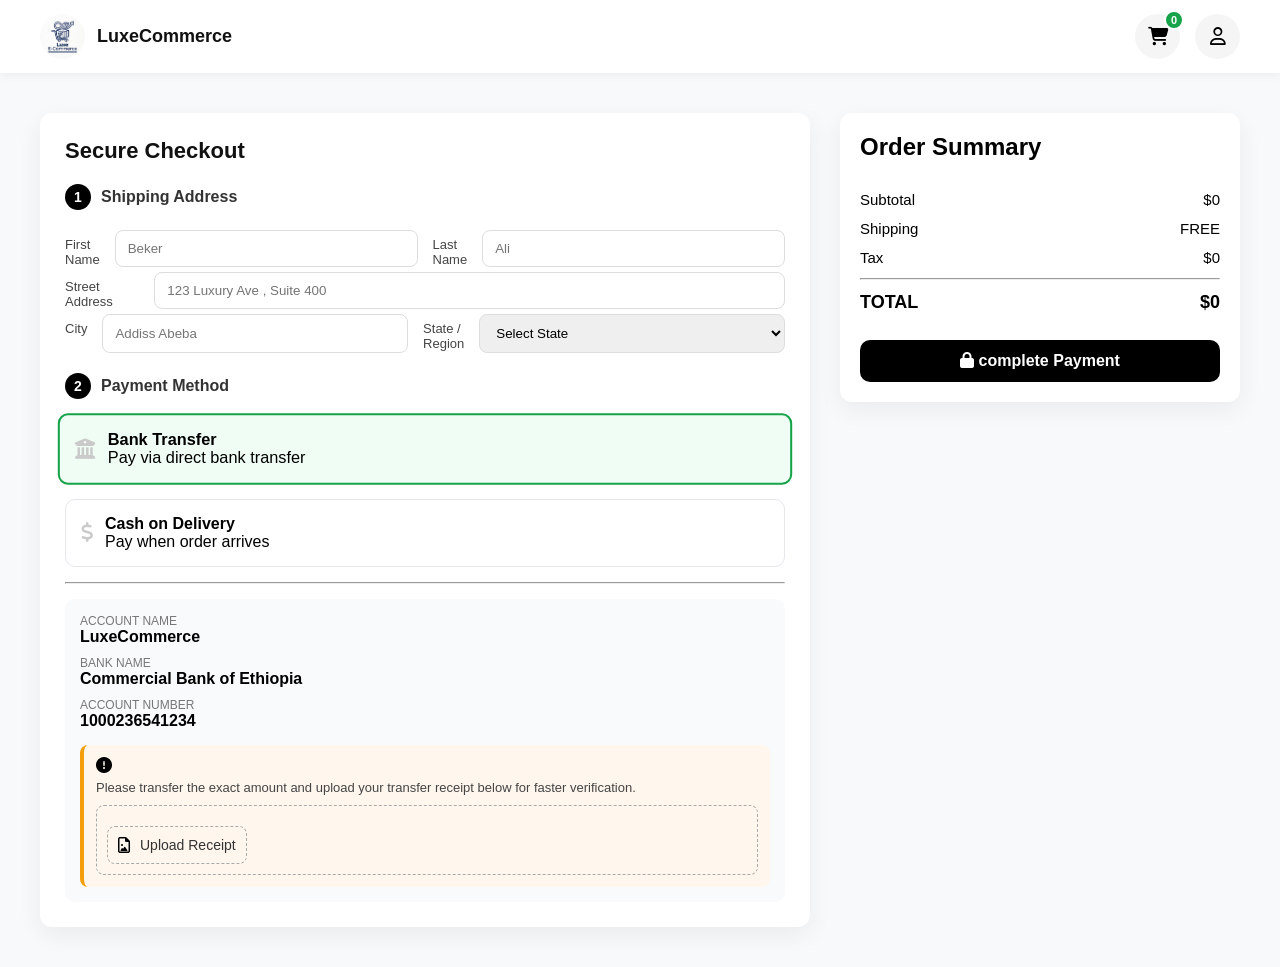
<file: Frontend/html/luxeCheckoutPage.html>
<!DOCTYPE html>
<html lang="en">
<head>
    <meta charset="UTF-8">
    <meta name="viewport" content="width=device-width, initial-scale=1.0">
    <title>Luxe Checkout Page</title>
    <link rel="stylesheet" href="../css/luxeCheckoutPage.css">
    <link
      rel="stylesheet"
      href="https://cdnjs.cloudflare.com/ajax/libs/font-awesome/6.5.1/css/all.min.css"
    />
</head>
<body>
    <header>
      <div class="leftSection">
        <img
          class="logoImg"
          src="../assets//img/luxeProductCollection/Luxe E-commerce.png"
          alt="luxe ecommerce logo"
        />
        <!-- Logo name of the website -->
        <p>LuxeCommerce</p>
      </div>

      <!-- right menu -->
      <div class="rightSection">       
        <div class="cartIcon">
          <i class="fa-solid fa-cart-shopping"></i>
          <div class="cartNotification">0</div>
        </div>
        <div class="profileContainer">
          <i class="fa-regular fa-user"></i>
        </div>
      </div>
    </header>

    <main>
      <section class="transactionCardContainer" id="transactionCardContainer">
      </section>

      <div id="toastContainer"></div>

      <section  class="luxeCheckoutPageWrapper">
        <div class="luxeCheckoutContainer">
          <div class="luxeCheckoutContainer_1">
            <h2>Secure Checkout</h2>
            <p class="checkoutTitle_1">
              <span>1</span>
              Shipping Address
            </p>

            <div class="shoppingAddressRequirment">
              <form action="">
                <div>
                  <label for="firstName">First Name</label>
                  <input type="text" name="" id="firstName" placeholder="Beker">

                  <label for="lastName">Last Name</label>
                  <input type="text" name="" id="lastName" placeholder="Ali">
                </div>

                <div>
                  <label for="streetAddress">Street Address</label>
                  <input type="text" name="" id="streetAddress" placeholder="123 Luxury Ave , Suite 400">
                </div>


                <div>
                  <label for="city">City</label>
                  <input type="text" name="" id="city" placeholder="Addiss Abeba">

                  <label for="state">State / Region</label>

                  <select name="state" id="state">
                    <option value="">Select State</option>

                    <option value="addis_ababa">Addis Ababa</option>
                    <option value="afar">Afar</option>
                    <option value="amhara">Amhara</option>
                    <option value="benishangul_gumuz">Benishangul-Gumuz</option>
                    <option value="dire_dawa">Dire Dawa</option>
                    <option value="gambela">Gambela</option>
                    <option value="harari">Harari</option>
                    <option value="oromia">Oromia</option>
                    <option value="sidama">Sidama</option>
                    <option value="southern_ethiopia">Southern Ethiopia</option>
                    <option value="somali">Somali</option>
                    <option value="tigray">Tigray</option>
                  </select>
                </div>
              </form>
            </div>

            <p class="checkoutTitle_1">
              <span>2</span>
              Payment Method
            </p>

            <div class="paymentMethodContainer">
              <div class="paymentOptions">
                <div class="paymentOption_1 active" id="bankOption">
                  <i class="fa-solid fa-building-columns"></i>
                  <div class="paymentOneDescription">
                    <p>Bank Transfer</p>
                    <p>Pay via direct bank transfer</p>
                  </div>
                </div>

                <div class="paymentOption_2" id="cashOption">
                  <i class="fa-solid fa-dollar-sign"></i>
                  <div class="paymentTwoDescription">
                    <p>Cash on Delivery</p>
                    <p>Pay when order arrives</p>
                  </div>
                </div>

                <hr>

                <div class="paymentOptionCards">
                  <div class="paymentOptioncardBankTransfer">
                    <div class="bankTransfer_1">
                      <p>ACCOUNT NAME</p>
                      <p>LuxeCommerce</p>
                    </div>

                    <div class="bankTransfer_2">
                      <p>BANK NAME</p>
                      <p> Commercial Bank of Ethiopia</p>
                    </div>

                    <div class="bankTransfer_3">
                      <p>ACCOUNT NUMBER</p>
                      <p>1000236541234</p>
                    </div>

                    <div class="receiptPaperContainer">
                      <i class="fa-solid fa-circle-exclamation"></i>
                      <p>Please transfer the exact amount and upload your transfer receipt below for faster verification.</p>

                      <div class="receiptPaper">

                        <label for="receiptImage" class="receiptPaper">
                            <i class="fa-regular fa-file-image"></i>
                            <span>Upload Receipt</span>
                        </label>

                        <input type="file" id="receiptImage" accept="image/*" hidden>

                      </div>
                    </div>


                  </div>

                  <div class="paymentOptioncardCash">
                    <div class="cash_1">
                      <p>Pay with cash upon delivery</p>
                      <p>Please ensure you have the exact amount ready for our courier to facilate a smooth transaction</p>
                    </div>

                    <div class="cash_2">
                      SUMMARY : No additional fee apply for this payment method.
                    </div>
                  </div>
                </div>


              </div>
            </div>
          </div>
          
          <div class="luxeCheckoutContainer_2">

              <h2>Order Summary</h2>

              <!-- PRODUCTS LIST -->
              <div id="orderItemsContainer" class="orderItemsContainer"></div>

              <div class="itemsTotalContainer">
                  <p>Subtotal</p>
                  <p id="subTotal">$0</p>
              </div>

              <div class="shipping">
                  <p>Shipping</p>
                  <p>FREE</p>
              </div>

              <div class="itemsTaxeContainer">
                  <p>Tax</p>
                  <p id="taxAmount">$0</p>
              </div>

              <hr>

              <div class="totalAmountContainer">
                  <p>TOTAL</p>
                  <p id="totalAmount">$0</p>
              </div>

              <button type="submit" class="payBtn" id="payBtn">
                  <i class="fa-solid fa-lock"></i>
                  complete Payment
              </button>

          </div>
        </div>

      </section>
    </main>


    <script src="../javascript/luxeCheckout.js"></script>
</body>
</html>
</file>
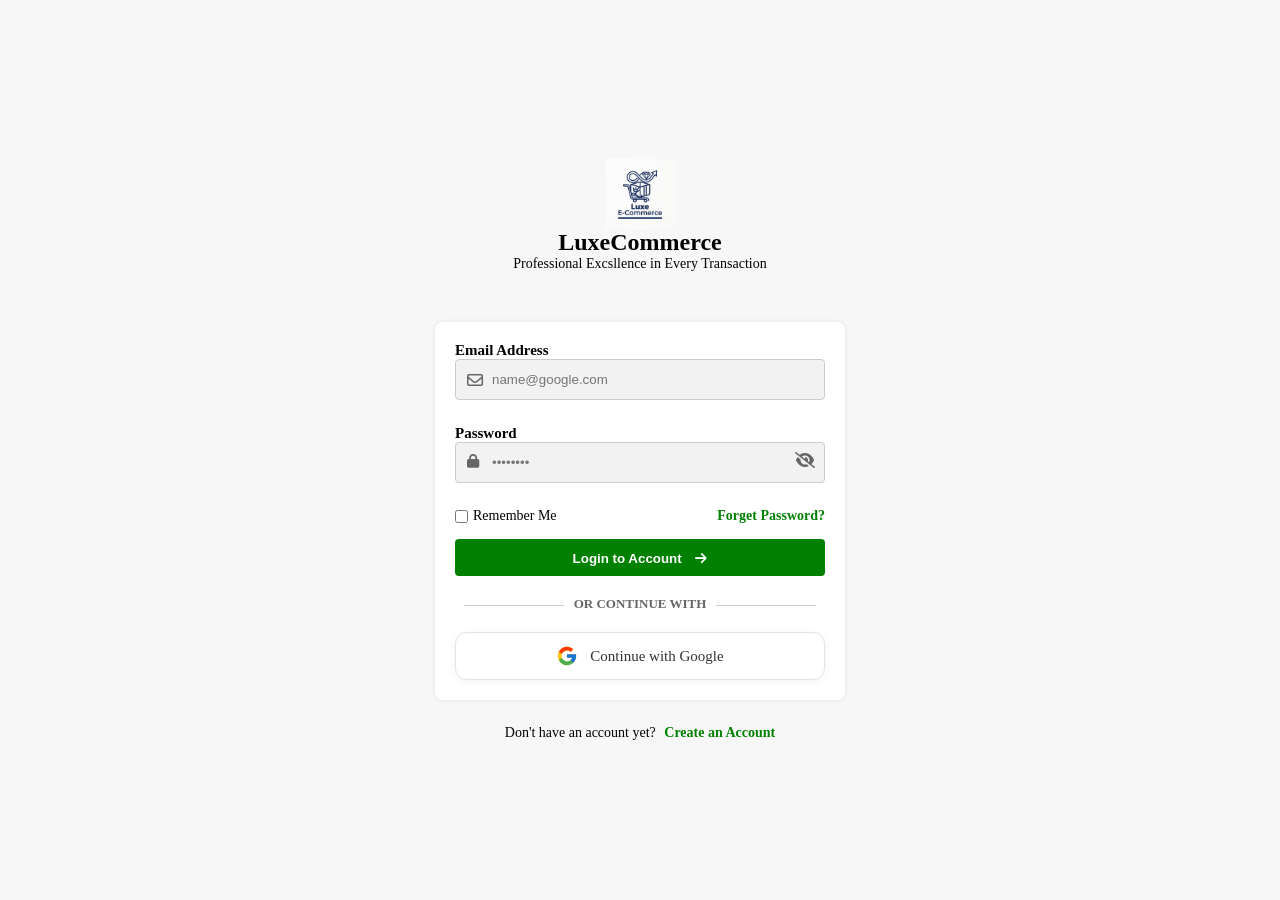
<file: Frontend/html/luxeLoginPage.html>
<!doctype html>
<html lang="en">
  <head>
    <meta charset="UTF-8" />
    <meta name="viewport" content="width=device-width, initial-scale=1.0" />
    <title>Luxe Login Page</title>

    <!-- External CSS file -->
    <link rel="stylesheet" href="../css/luxeLoginPage.css">

    <!-- Font Awesome icons library -->
    <link rel="stylesheet" href="https://cdnjs.cloudflare.com/ajax/libs/font-awesome/6.5.1/css/all.min.css">
    <script src="https://accounts.google.com/gsi/client" async defer></script>

  </head>

  <body>
    <!-- TOAST POPUP CONTAINER -->
    <div id="toast-container"></div>
    <!-- MAIN LOGIN SECTION -->
    <section class="luxeLoginPage">

        <!-- LEFT / TOP BRAND AREA -->
        <div class="luxeLoginPageCard_1">

            <!-- Company Logo -->
            <img class="luxeImgLogo" src="../assets/img/luxeProductCollection/Luxe E-commerce.png" alt="Luxe Ecommerce Logo">

            <!-- Website Name -->
            <h1>LuxeCommerce</h1>

            <!-- Tagline -->
            <p>Professional Excsllence in Every Transaction</p>

        </div>

        <!-- LOGIN FORM CARD -->
        <div class="luxeLoginPageCard_2">

          <form action="" id="loginForm">

            <!-- EMAIL INPUT SECTION -->
            <div class="emailInputContainer">

              <!-- Email Label -->
              <label class="emailLabel" for="email">
                Email Address
              </label>

              <!-- Email Input Box with icon -->
              <div class="emailInputBox">

                <!-- Email icon -->
                <i class="fa-regular fa-envelope"></i>

                <!-- Email input field -->
                <input class="emailInput"
                placeholder="name@google.com"
                type="email"
                id="email"
                name="email"
                required>

              </div>
            </div>

            <!-- PASSWORD INPUT SECTION -->
            <div class="passwordInputContainer">

              <!-- Password Label -->
              <label class="passwordLabel" for="password">
                Password
              </label>

              <!-- Password input box with icons -->
              <div class="passwordInputCard">

                <!-- Lock icon -->
                <i class="fa-solid fa-lock"></i>

                <!-- Password input field -->
                <input class="passwordInput"
                placeholder="••••••••"
                type="password"
                id="password"
                name="password"
                required>



                <i class="fa-solid fa-eye" id="eyeOpenIcon"></i>
                <i class="fa-solid fa-eye-slash" id="eyeCloseIcon"></i>
              </div>
            </div>

            <!-- REMEMBER + FORGOT PASSWORD -->
            <div class="checkboxInputContainer">

              <!-- Remember me checkbox -->
              <input class="checkboxInput" type="checkbox" id="remember" name="remember">

              <!-- Remember label -->
              <label class="checkboxLabel" for="remember">Remember Me</label>

              <!-- Forgot password link -->
              <a class="forgetPasswordLink" href="#">Forget Password?</a>

            </div>

            <!-- LOGIN BUTTON -->
            <button class="loginBtn" type="submit">

              <!-- Button text -->
              Login to Account

              <!-- Arrow icon -->
              <i class="fa-solid fa-arrow-right"
              style="color: white; margin-left: 10px; margin-top: 3px;"></i>

            </button>

            <!-- SOCIAL LOGIN TITLE -->
            <p class="otherChoiceLogin">OR CONTINUE WITH</p>

            <!-- SOCIAL LOGIN BUTTONS -->
             <div id="googleBtn" class="googleAuthBtn">

                  <div class="googleIcon">
                      <img src="../assets/icons/icons8-google.svg" alt="Google">
                  </div>

                  <span>Continue with Google</span>

              </div>

          </form>
        </div>

        <!-- SIGN UP SECTION -->
        <p class="askingQuestion">
          Don't have an account yet?
          <a class="newAccountLink" href="/luxemart-fullstack/Frontend/html/luxeSignupPage.html">
            Create an Account
          </a>
        </p>

    </section>

    <script src="../javascript/luxeLoginAuth.js"></script>
  </body>
</html>
</file>
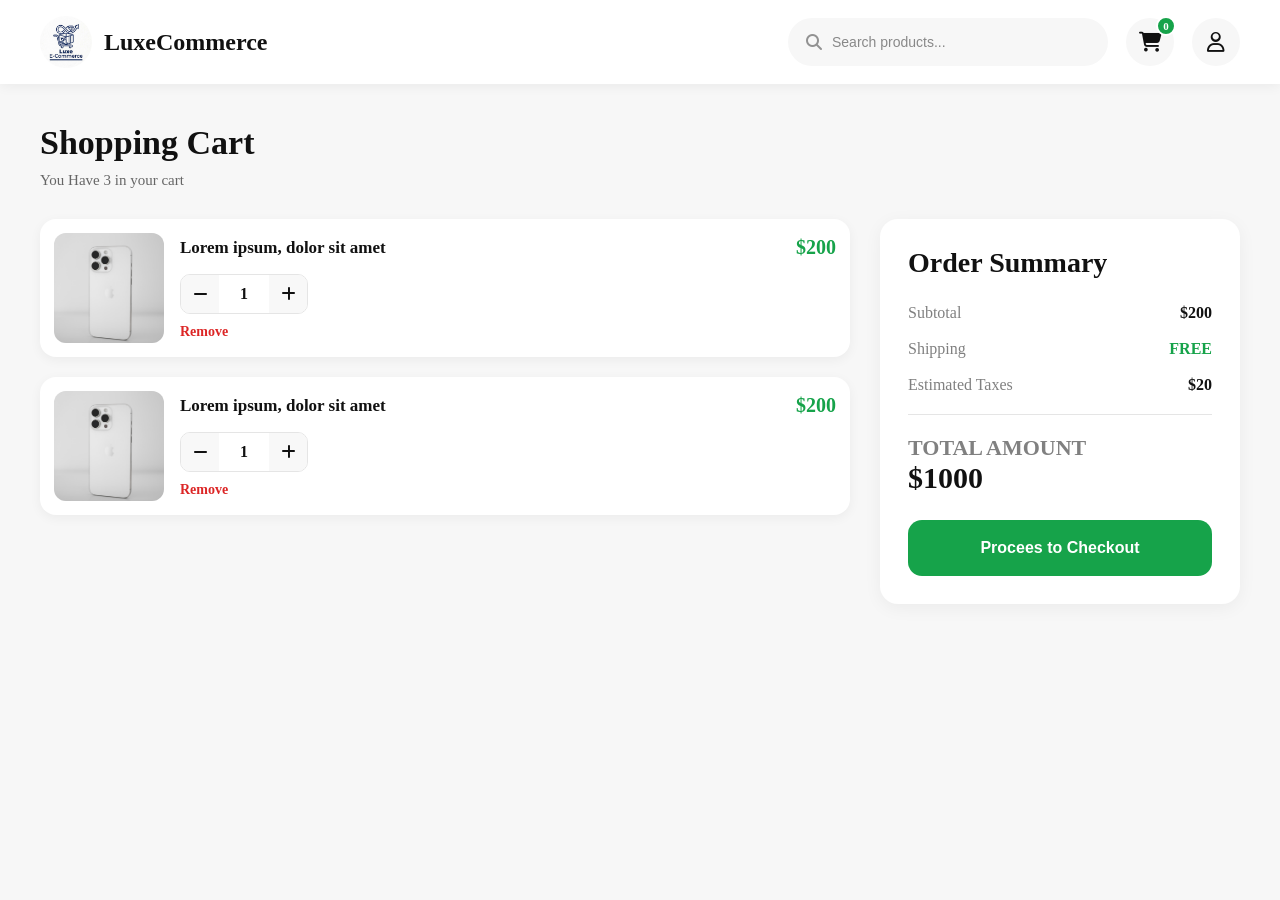
<file: Frontend/html/luxeProductCartPage.html>
<!DOCTYPE html>
<html lang="en">
<head>
    <meta charset="UTF-8">
    <meta name="viewport" content="width=device-width, initial-scale=1.0">
    <title>Luxe Product Cart Page</title>
    <link rel="stylesheet" href="../css/luxeProductCartPage.css">
    <link
        rel="stylesheet"
        href="https://cdnjs.cloudflare.com/ajax/libs/font-awesome/6.5.1/css/all.min.css"
    />
</head>
<body>
    <header>
      <div class="leftSection">
        <img
          class="logoImg"
          src="../assets//img/luxeProductCollection/Luxe E-commerce.png"
          alt="luxe ecommerce logo"
        />
        <!-- Logo name of the website -->
        <p>LuxeCommerce</p>
      </div>

      <!-- right menu -->
      <div class="rightSection">
        <div class="searchInputContainer">
          <i
            class="fa-solid fa-magnifying-glass"
            style="color: rgb(146, 146, 146)"
          ></i>
          <input
            class="searchInput"
            placeholder="Search products..."
            type="search"
            name=""
            id="searchInput"
          />
        </div>
        <div class="cartIcon">
          <i class="fa-solid fa-cart-shopping"></i>
          <div class="cartNotification">0</div>
        </div>
        <div class="profileContainer">
          <i class="fa-regular fa-user"></i>
        </div>
      </div>
    </header>

    <main>
        <section class="productCartPageWrapper">
            <h2>Shopping Cart</h2>
            <div class="productCartContainer">
                <p class="numberofItem">You Have 3 in your cart</p>
                <div class="productCartCards">
                    <div class="productCartCard_1" id="cartItemsContainer">
                        <div class="cartItem">
                            <div class="itemImgContainer">
                                <img src="../assets/img/luxeProductList/iphone 16 pro.jpg" alt="one of the product image">
                            </div>

                            <div class="cartItemDescription">

                                <div class="cartItemNamePrice">
                                    <p class="itemName">Lorem ipsum, dolor sit amet </p>
                                    <p class="itemPrice">$200</p>
                                </div>
                                <div class="itemQuantity">
                                    <div class="itemQuantityDescrement">
                                        <i class="fa-solid fa-minus"></i>
                                    </div>

                                    <div class="itemNumberQuantity">1</div>

                                    <div class="itemQuantityIncrement">
                                        <i class="fa-solid fa-plus"></i>
                                    </div>
                                </div>

                                <div class="removeItem">
                                    <p class="remove">Remove</p>
                                </div>
                            </div>
                        </div>


                        <div class="cartItem">
                            <div class="itemImgContainer">
                                <img src="../assets/img/luxeProductList/iphone 16 pro.jpg" alt="one of the product image">
                            </div>

                            <div class="cartItemDescription">

                                <div class="cartItemNamePrice">
                                    <p class="itemName">Lorem ipsum, dolor sit amet </p>
                                    <p class="itemPrice">$200</p>
                                </div>
                                <div class="itemQuantity">
                                    <div class="itemQuantityDescrement">
                                        <i class="fa-solid fa-minus"></i>
                                    </div>

                                    <div class="itemNumberQuantity">1</div>

                                    <div class="itemQuantityIncrement">
                                        <i class="fa-solid fa-plus"></i>
                                    </div>
                                </div>

                                <div class="removeItem">
                                    <p class="remove">Remove</p>
                                </div>
                            </div>
                        </div>
                    </div>
                    <div class="productCartCard_2">
                        <h2>Order Summary</h2>
                        <div class="itemsTotalContainer">
                            <p>Subtotal</p>
                            <p id="subTotal">$200</p>
                        </div>

                        <div class="shipping">
                            <p>Shipping</p>
                            <p>FREE</p>
                        </div>

                        <div class="itemsTaxeContainer">
                            <p>Estimated Taxes</p>
                            <p id="taxAmount">$20</p>
                        </div>

                        <hr>

                        <div class="totalAmountContainer">
                            <p>TOTAL AMOUNT</p>
                            <p id="totalAmount">$1000</p>
                        </div>

                        <button type="submit" class="continueBtn"  id="continueBtn">
                            Procees to Checkout 
                        </button>
                    </div>
                </div>
            </div>
        </section>
    </main>

    <script src="../javascript/cart.js"></script>
</body>
</html>
</file>
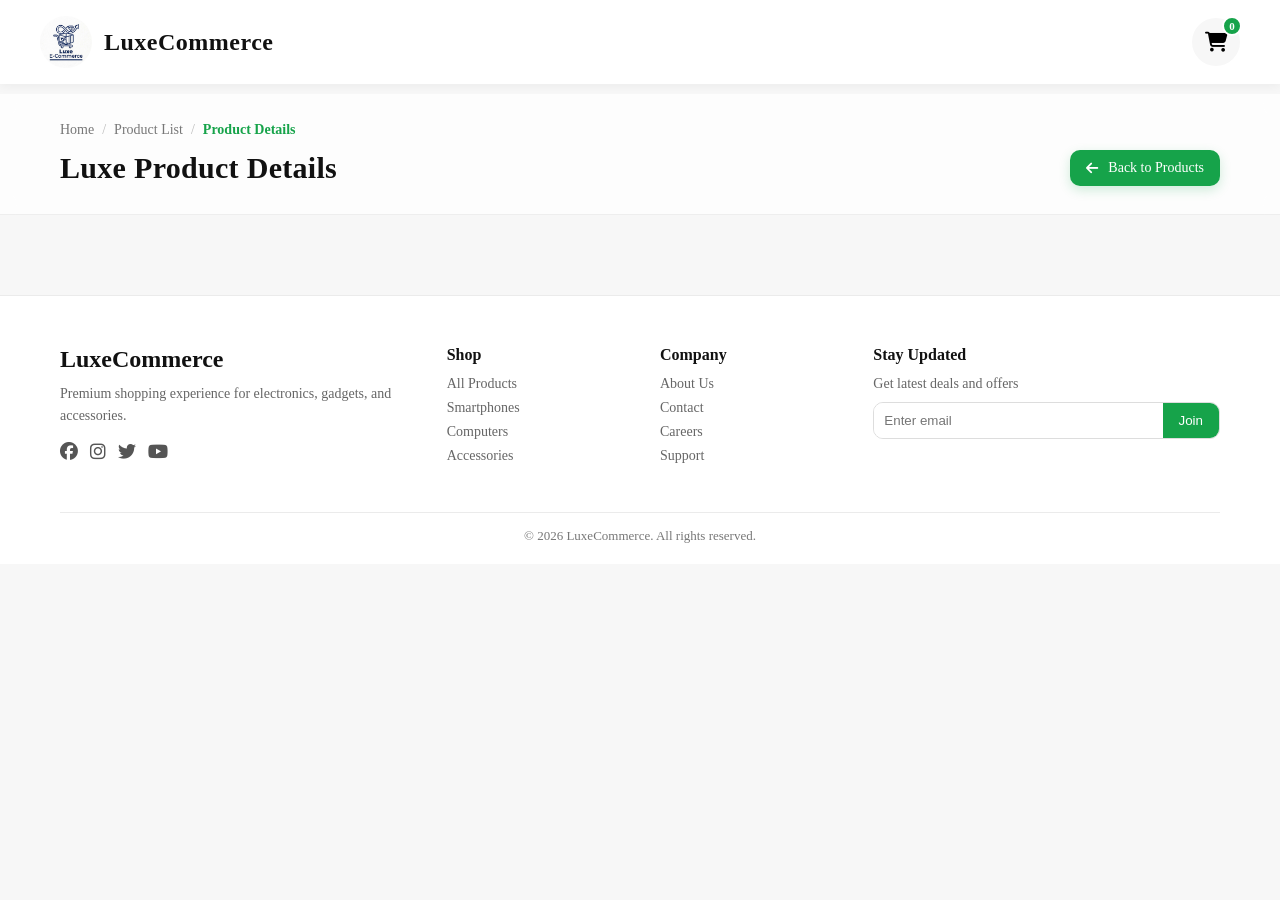
<file: Frontend/html/luxeProductDetailPage.html>
<!DOCTYPE html>
<html lang="en">
<head>
    <meta charset="UTF-8">
    <meta name="viewport" content="width=device-width, initial-scale=1.0">
    <title>Luxe Product Details Page</title>
    <link rel="stylesheet" href="../css/luxeProductDetailPage.css">
    <link
        rel="stylesheet"
        href="https://cdnjs.cloudflare.com/ajax/libs/font-awesome/6.5.1/css/all.min.css"
    />
</head>
<body>
    <header>
      <div class="leftSection">
        <img
          class="logoImg"
          src="../assets//img/luxeProductCollection/Luxe E-commerce.png"
          alt="luxe ecommerce logo"
        />
        <!-- Logo name of the website -->
        <p>LuxeCommerce</p>
      </div>

      <!-- right menu -->
      <div class="rightSection">
        <div class="searchInputContainer">
          <i
            class="fa-solid fa-magnifying-glass"
            style="color: rgb(146, 146, 146)"
          ></i>
          <input
            class="searchInput"
            placeholder="Search products..."
            type="search"
            name=""
            id="searchInput"
          />
        </div>
        <div class="cartIcon" id="cartIcon">
          <i class="fa-solid fa-cart-shopping"></i>
          <div class="cartNotification">0</div>
        </div>
        <div class="profileContainer">
          <i class="fa-regular fa-user"></i>
        </div>
      </div>
    </header>

    <main>

      <div id="toast" class="toast">
          <i class="fa-solid fa-circle-check"></i>
          <span id="toastMessage">Product added to cart</span>
      </div>
      
      <section class="productDetailHeader">
        <div class="breadcrumb">
          <a href="luxeHomePage.html">Home</a>
          <span>/</span>

          <a href="luxeProductListPage.html">Product List</a>
          <span>/</span>

          <a class="active" href="luxeProductDetailPage.html">Product Details</a>
        </div>

        <div class="pageTitleRow">
          <h1>Luxe Product Details</h1>

          <a href="luxeProductListPage.html" class="backBtn">
            <i class="fa-solid fa-arrow-left"></i>
            Back to Products
          </a>
        </div>
      </section>

      <section class="productDetailPageWrapper">
        <div class="productDetailsContainer"  id="productDetailsContainer"></div>
      </section>
    </main>

    <footer class="modernFooter">

      <div class="footerTop">

        <div class="footerBrand">
          <h2>LuxeCommerce</h2>
          <p>Premium shopping experience for electronics, gadgets, and accessories.</p>

          <div class="socialRow">
            <i class="fa-brands fa-facebook"></i>
            <i class="fa-brands fa-instagram"></i>
            <i class="fa-brands fa-twitter"></i>
            <i class="fa-brands fa-youtube"></i>
          </div>
        </div>

        <div class="footerLinks">
          <h3>Shop</h3>
          <a href="#">All Products</a>
          <a href="#">Smartphones</a>
          <a href="#">Computers</a>
          <a href="#">Accessories</a>
        </div>

        <div class="footerLinks">
          <h3>Company</h3>
          <a href="#">About Us</a>
          <a href="#">Contact</a>
          <a href="#">Careers</a>
          <a href="#">Support</a>
        </div>

        <div class="footerNewsletter">
          <h3>Stay Updated</h3>
          <p>Get latest deals and offers</p>

          <div class="newsletterBox">
            <input type="email" placeholder="Enter email">
            <button>Join</button>
          </div>
        </div>

      </div>

      <div class="footerBottom">
        <p>© 2026 LuxeCommerce. All rights reserved.</p>
      </div>

    </footer>

    <script src="../javascript/products.js"></script>
</body>
</html>
</file>
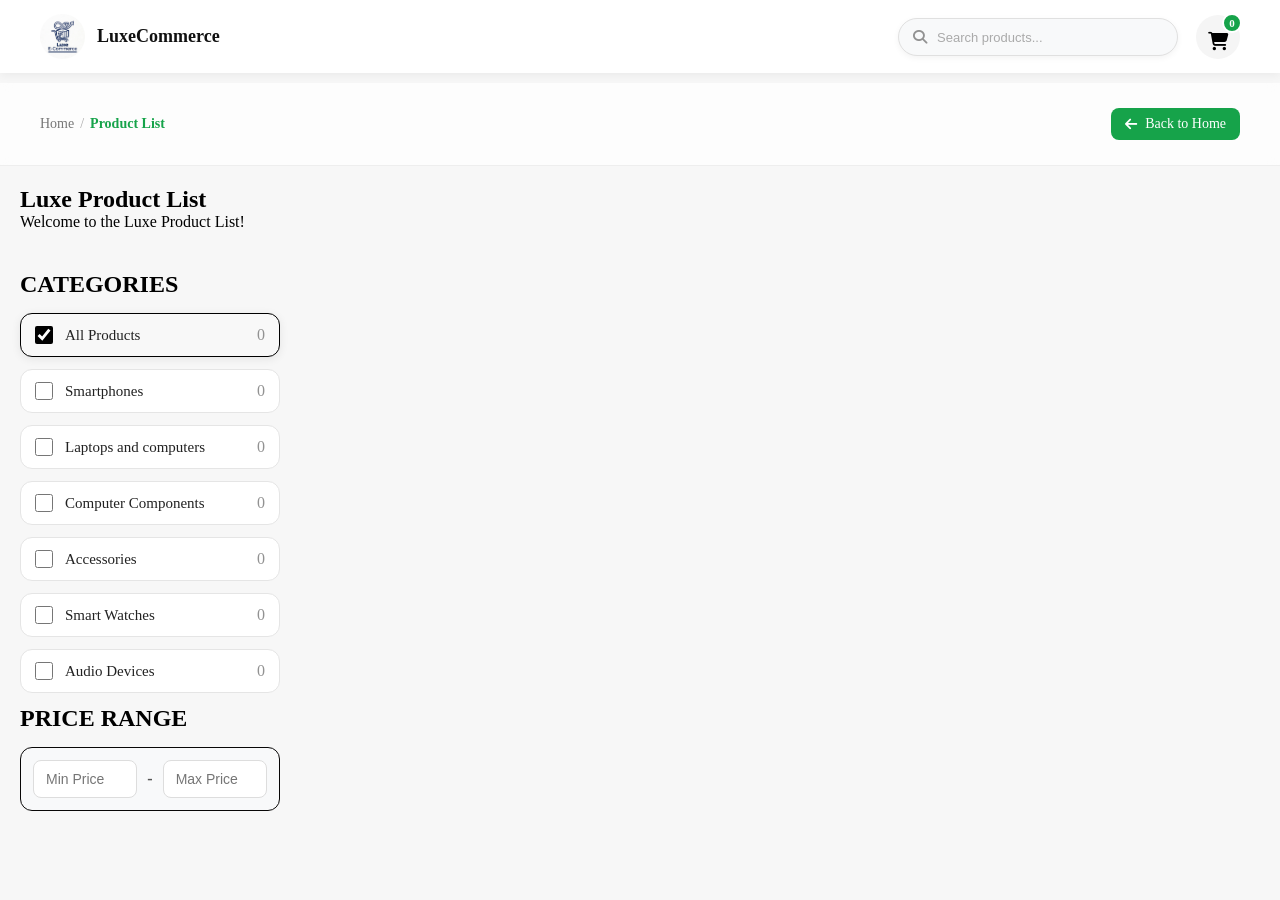
<file: Frontend/html/luxeProductListPage.html>
<!doctype html>
<html lang="en">
  <head>
    <meta charset="UTF-8" />
    <meta name="viewport" content="width=device-width, initial-scale=1.0" />
    <title>Luxe Product List Page</title>
    <link rel="stylesheet" href="../css/luxeProductListPage.css" />
    <link
      rel="stylesheet"
      href="https://cdnjs.cloudflare.com/ajax/libs/font-awesome/6.5.1/css/all.min.css"
    />
  </head>
  <body>
    <header>
      <div class="leftSection">
        <img
          class="logoImg"
          src="../assets//img/luxeProductCollection/Luxe E-commerce.png"
          alt="luxe ecommerce logo"
        />
        <!-- Logo name of the website -->
        <p>LuxeCommerce</p>
      </div>

      <!-- right menu -->
      <div class="rightSection">
        <div class="searchInputContainer">
          <i
            class="fa-solid fa-magnifying-glass"
            style="color: rgb(146, 146, 146)"
          ></i>
          <input
            class="searchInput"
            placeholder="Search products..."
            type="search"
            name=""
            id="searchInput"
          />
        </div>
        <div class="cartIcon">
          <i class="fa-solid fa-cart-shopping"></i>
          <div class="cartNotification">0</div>
        </div>
        <div class="profileContainer">
          <i class="fa-regular fa-user"></i>
        </div>
      </div>
    </header>

  
    <main>
      <div id="toast" class="toast">
          <i class="fa-solid fa-circle-check"></i>
          <span id="toastMessage">Product added to cart</span>
      </div>
      <section class="productListHeader">

        <div class="topRow">
          <div class="breadcrumb">
            <div class="linkForPages">
              <a href="luxeHomePage.html">Home</a>
              <span>/</span>
              <a href="luxeProductListPage.html">Product List</a>
            </div>
          </div>

          <a href="luxeHomePage.html" class="backBtn">
            <i class="fa-solid fa-arrow-left"></i>
            Back to Home
          </a>
        </div>

      </section>

      <section class="container_1">
        <h1>Luxe Product List</h1>
        <p class="welcomingList">Welcome to the Luxe Product List!</p>

        <div class="containerOneCards">
          <div class="luxeProductListFilter">
            <h2>CATEGORIES</h2>

            <div class="checkboxOne checkboxCards">
              <input type="checkbox" name="category" id="category1" checked />
              <label class="allProductLabel" for="category1"
                >All Products</label
              >

              <p class="numberofProductOne">0</p>
            </div>

            <div class="checkboxTwo checkboxCards">
              <input
                type="checkbox"
                name="category"
                value="smartphones"
                id="category2"
              />
              <label class="smartphoneLabel" for="category2">Smartphones</label>

              <p class="numberofProductTwo">0</p>
            </div>

            <div class="checkboxThree checkboxCards">
              <input
                type="checkbox"
                name="category"
                value="computers"
                id="category3"
              />
              <label class="laptopComputerLabel" for="category3"
                >Laptops and computers</label
              >

              <p class="numberofProductThree">0</p>
            </div>

            <div class="checkboxFour checkboxCards">
              <input
                type="checkbox"
                name="category"
                value="computer components"
                id="category4"
              />
              <label class="computerComponentsLabel" for="category4"
                >Computer Components</label
              >

              <p class="numberofProductFour">0</p>
            </div>

            <div class="checkboxFive checkboxCards">
              <input
                type="checkbox"
                name="category"
                value="accessories"
                id="category5"
              />
              <label class="accessoriesLabel" for="category5"
                >Accessories</label
              >

              <p class="numberofProductFive">0</p>
            </div>

            <div class="checkboxSix checkboxCards">
              <input
                type="checkbox"
                name="category"
                value="watches"
                id="category6"
              />
              <label class="smartWatchesLabel" for="category6"
                >Smart Watches</label
              >

              <p class="numberofProductSix">0</p>
            </div>

            <div class="checkboxSeven checkboxCards">
              <input
                type="checkbox"
                name="category"
                value="audio devices"
                id="category7"
              />
              <label class="audioDevicesLabel" for="category7"
                >Audio Devices</label
              >

              <p class="numberofProductSeven">0</p>
            </div>

            <div class="priceRangeContainer">
              <h2>PRICE RANGE</h2>
              <div class="priceRangeInputContainer">
                <input
                  type="number"
                  name="minPrice"
                  id="minPrice"
                  min="0"
                  placeholder="Min Price"
                />
                <span class="priceRangeSeparator">-</span>
                <input
                  type="number"
                  name="maxPrice"
                  id="maxPrice"
                  
                  placeholder="Max Price"
                />
              </div>
            </div>
          </div>

          <div class="luxeProductListDescription" id="productContainer"></div>
        </div>
      </section>
    </main>

    <script src="../javascript/products.js"></script>
  </body>
</html>
</file>
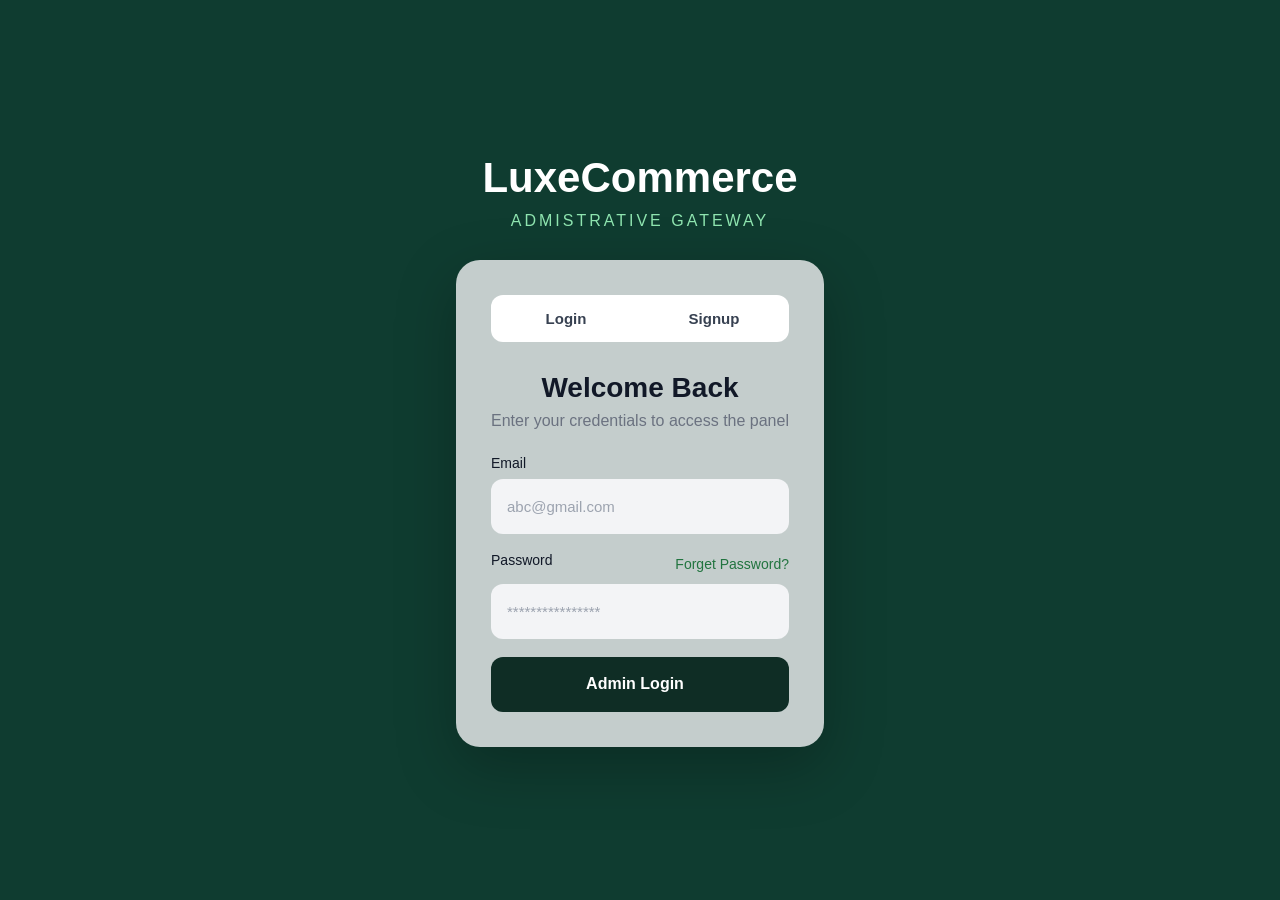
<file: Frontend/html/luxeSignupLoginToAdminPanel.html>
<!DOCTYPE html>
<html lang="en">
<head>
    <meta charset="UTF-8">
    <meta name="viewport" content="width=device-width, initial-scale=1.0">
    <title>Luxe Signup And Login For Admin Panel Page</title>
    <link rel="stylesheet" href="../css/luxeSignupLoginToAdminPanel.css">
</head>
<body>
    <div id="toastContainer"></div>
    <main>
        <section class="adminPanelSignupAndLoginContainer">
            <h2>LuxeCommerce</h2>
            <p>ADMISTRATIVE GATEWAY</p>

            <div class="adminSignUpLoginCards">
                <div class="adminSignupLoginOptionBtns">
                    <button class="adminLoginOptionBtn" id="adminLoginOptionBtn">Login</button>
                    <button class="adminSignupOptionBtn" id="adminSignupOptionBtn">Signup</button>
                </div>

                <div class="adminSignupLoginOptionContainers">
                    <div class="adminSignupContainer" id="adminSignupContainer">
                        <h2>Admin New Account</h2>
                        <p>Register a new administrator profile</p>

                        <form action="" class="adminSignupForm">
                            <div class="adminUserNameContainer">
                                <label for="adminUserName">Full Name</label>
                                <input type="text" name="" id="adminUserName" placeholder="Beker Ali">
                            </div>

                            <div class="adminUserEmailContainer">
                                <label for="adminUserEmail">Email</label>
                                <input type="text" name="" id="adminUserEmail" placeholder="abc@gmail.com">
                            </div>

                            <div class="adminUserRoleContainer">
                                <label for="adminUserRole">Role</label>

                                <div class="adminUserRoleSelect">
                                    <select id="adminUserRole">
                                        <option>Super Admin</option>
                                        <option>Product Manager</option>
                                        <option>Order Manager</option>
                                        <option>Customer Support</option>
                                    </select>

                                    <i class="fa-solid fa-chevron-down"></i>
                                </div>
                            </div>

                            <div class="adminUserPasswordContainer">
                                <label for="adminUserPassword">Password</label>
                                <input type="password" name="" id="adminUserPassword" placeholder="*************">
                            </div>

                            <button type="submit" class="adminSignupBtn" id="adminSignupBtn">Create Admin Account</button>
                        </form>
                    </div>

                    <div class="adminLoginContainer active" id="adminLoginContainer">
                        <h2>Welcome Back</h2>
                        <p>Enter your credentials to access the panel</p>

                        <form action="" class="adminLoginForm">
                            <div class="adminLoginUserEmailContainer">
                                <label for="adminLoginUserEmail">Email</label>
                                <input type="email" name="" id="adminLoginUserEmail" placeholder="abc@gmail.com">
                            </div>

                            <div class="adminLoginUserPasswordContainer">
                                <div class="adminLoginUserPasswordHeaderContainer">
                                    <label for="adminLoginUserPassword">Password</label>
                                    <p>Forget Password?</p>
                                </div>

                                <input type="password" name="" id="adminLoginUserPassword" placeholder="****************">
                            </div>

                            <button type="submit" class="adminLoginBtn" id="adminSignupBtn">
                                Admin Login 
                                <i class="fa-solid fa-arrow-right"></i>
                            </button>
                        </form>
                    </div>
                </div>
            </div>
        </section>
    </main>

    <script src="../javascript/luxeSignupLoginAdminPanel.js"></script>
</body>
</html>
</file>
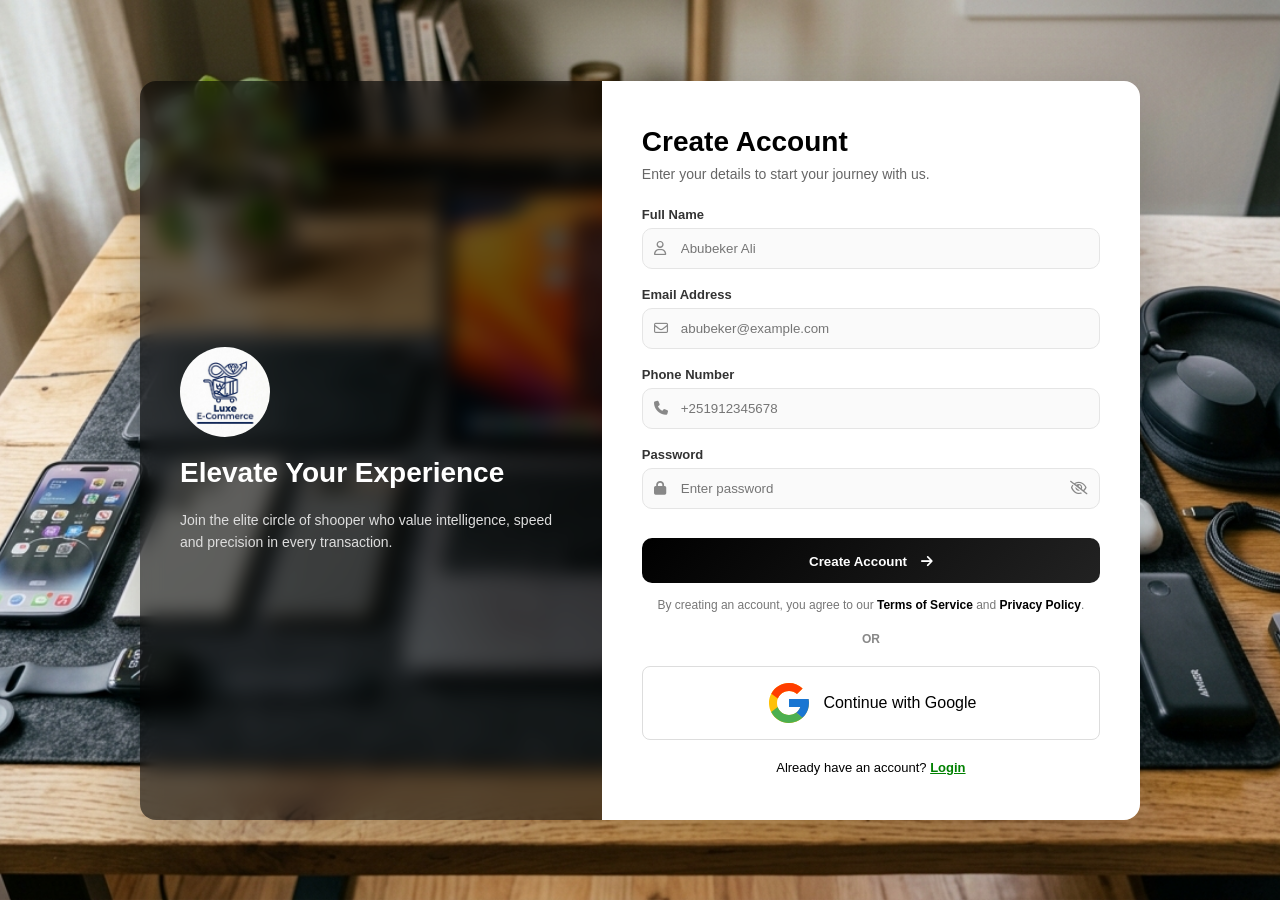
<file: Frontend/html/luxeSignupPage.html>
<!DOCTYPE html>
<html lang="en">
<head>

    <!-- CHARACTER ENCODING -->
    <meta charset="UTF-8">

    <!-- RESPONSIVE DESIGN -->
    <meta name="viewport" content="width=device-width, initial-scale=1.0">

    <!-- PAGE TITLE -->
    <title>Luxe Signup Page</title>

    <!-- EXTERNAL CSS FILE -->
    <link rel="stylesheet" href="../css/luxeSignupPage.css">

    <!-- FONT AWESOME ICON LIBRARY -->
    <link rel="stylesheet" href="https://cdnjs.cloudflare.com/ajax/libs/font-awesome/6.5.1/css/all.min.css">

    <script src="https://accounts.google.com/gsi/client" async defer></script>
</head>

<body>

    <!-- MAIN SIGNUP PAGE -->
    <section class="luxeSignupPage">

        <!-- LEFT / TOP BRAND SECTION -->
        <div class="luxeSignupPageCard_1">

            <!-- BRAND LOGO -->
            <img class="luxeLogoImg" src="../assets/img/luxeProductCollection/Luxe E-commerce.png" alt="Luxe E-commerce Logo">

            <!-- MAIN TITLE -->
            <h1 class="luxeSignupTitle">Elevate Your Experience</h1>

            <!-- DESCRIPTION TEXT -->
            <p class="luxeSignupDescription">
                Join the elite circle of shooper who value intelligence, speed and precision in every transaction.
            </p>

        </div>

        <!-- SIGNUP FORM CARD -->
        <div class="luxeSignupPageCard_2">

            <form action="" id="signupForm">

                <!-- FORM TITLE -->
                <h1 class="luxeSignupPageCard_2Title">Create Account</h1>

                <!-- FORM DESCRIPTION -->
                <p class="luxeSignupPageCard_2Description">
                    Enter your details to start your journey with us.
                </p>

                <!-- FULL NAME INPUT SECTION -->
                <div class="textInputContainer">

                    <!-- FULL NAME LABEL -->
                    <label class="nameLabel" for="name">Full Name</label>

                    <!-- FULL NAME INPUT BOX -->
                    <div class="textInputBox">

                        <!-- USER ICON -->
                        <i class="fa-regular fa-user"></i>

                        <!-- FULL NAME INPUT -->
                        <input class="textInput"
                        type="text"
                        id="name"
                        placeholder="Abubeker Ali"
                        required
                        minlength="3"
                        maxlength="50"
                        pattern="^[A-Za-z ]+$">

                    </div>

                </div>

                <!-- EMAIL INPUT SECTION -->
                <div class="emailInputContainer">

                    <!-- EMAIL LABEL -->
                    <label class="emailLabel" for="email">Email Address</label>

                    <!-- EMAIL INPUT BOX -->
                    <div class="emailInputBox">

                        <!-- EMAIL ICON -->
                        <i class="fa-regular fa-envelope"></i>

                        <!-- EMAIL INPUT -->
                        <input class="emailInput"
                        type="email"
                        id="email"
                        placeholder="abubeker@example.com"
                        required>

                    </div>

                </div>


                <!-- PHONE NUMBER INPUT SECTION -->
                <div class="phoneInputContainer">

                    <!-- PHONE LABEL -->
                    <label class="phoneLabel" for="phone">
                        Phone Number
                    </label>

                    <!-- PHONE INPUT BOX -->
                    <div class="phoneInputBox">

                        <!-- PHONE ICON -->
                        <i class="fa-solid fa-phone"></i>

                        <!-- PHONE INPUT -->
                        <input
                            class="phoneInput"
                            type="tel"
                            id="phone"
                            placeholder="+251912345678"
                            required
                            pattern="(\+251|0)[79][0-9]{8}">

                    </div>

                </div>

                <!-- PASSWORD INPUT SECTION -->
                <div class="passwordInputContainer">

                    <!-- PASSWORD LABEL -->
                    <label class="passwordLabel" for="password">Password</label>

                    <!-- PASSWORD INPUT BOX -->
                    <div class="passwordInputBox">

                        <!-- LOCK ICON -->
                        <i class="fa-solid fa-lock"></i>

                        <!-- PASSWORD INPUT -->
                        <input 
                            type="password"
                            id="password"
                            class="passwordInput"
                            placeholder="Enter password"
                            required
                            minlength="8"
                        >

                        <i class="fa-regular fa-eye-slash" id="eyeClose"></i>
                        <!-- TOGGLE EYE ICON -->
                        <i class="fa-regular fa-eye" id="eyeOpen"></i>

                    </div>

                    <!-- PASSWORD STRENGTH CHECKING BOXES -->
                    <div class="checkingBoxContainer">

                        <div class="checkingBox" id="checkBox_1"></div>
                        <div class="checkingBox" id="checkBox_2"></div>
                        <div class="checkingBox" id="checkBox_3"></div>
                        <div class="checkingBox" id="checkBox_4"></div>
                        
                    </div>

                    <!-- PASSWORD CHECK RESULT TEXT -->
                    <p class="resultForChecking" id="resultForChecking"></p>

                </div>

                <!-- SIGNUP BUTTON -->
                <button class="signupBtn" type="submit"  id="submitBtn">

                    Create Account

                    <!-- RIGHT ARROW ICON -->
                    <i class="fa-solid fa-arrow-right"
                    style="color: white; margin-left: 10px; margin-top: 3px;"></i>

                </button>

                <!-- TERMS AND PRIVACY POLICY -->
                <p class="termAndPolicy">

                    By creating an account, you agree to our

                    <span class="mainText">Terms of Service</span>

                    and

                    <span class="mainText">Privacy Policy</span>.

                </p>

                <!-- OTHER SIGNUP OPTION TEXT -->
                <p class="otherChoiceForSignup">OR</p>

                <!-- SOCIAL MEDIA SIGNUP SECTION -->
                <div id="googleBtn" class="customGoogleBtn">
                    <img src="../assets/icons/icons8-google.svg" alt="">
                    Continue with Google
                </div>


                <!-- LOGIN LINK -->
                <p class="askingQuestion">

                    Already have an account?

                    <a class="newAccountLink" href="/luxemart-fullstack/Frontend/html/luxeLoginPage.html">
                        Login
                    </a>

                </p>

            </form>

        </div>

    </section>

    <!-- POPUP MESSAGE -->
    <div class="popupOverlay" id="popupOverlay">

        <div class="popupBox">

            <div class="popupIcon" id="popupIcon">
                <i class="fa-solid fa-check"></i>
            </div>

            <h3 id="popupTitle">
                Success
            </h3>

            <p id="popupMessage">
                Account created successfully.
            </p>

            <button id="popupBtn">
                Continue
            </button>

        </div>

    </div>


    <script src="../javascript/luxeSignupAuth.js"></script>


    <div class="g_id_signin"></div>
</body>
</html>
</file>
<file: Frontend/css/luxeCheckoutPage.css>
/* RESET */
* {
    margin: 0;
    padding: 0;
    box-sizing: border-box;
}

body {
    font-family: Arial, Helvetica, sans-serif;
    background-color: #f8f9fa;
}

/* HEADER */
header {
    width: 100%;
    background-color: #fff;
    padding: 14px 40px;

    display: flex;
    justify-content: space-between;
    align-items: center;

    position: sticky;
    top: 0;
    z-index: 1000;

    box-shadow: 0 2px 10px rgba(0, 0, 0, 0.06);
}

/* LEFT SECTION */
.leftSection {
    display: flex;
    align-items: center;
    gap: 12px;
}

.logoImg {
    width: 45px;
    height: 45px;
    object-fit: cover;
    border-radius: 50%;
    transition: transform .3s ease;
}

.logoImg:hover {
    transform: scale(1.05);
}

.leftSection p {
    font-size: 18px;
    font-weight: 700;
    color: #111;
}

/* RIGHT SECTION */
.rightSection {
    display: flex;
    align-items: center;
    gap: 15px;
}

/* CART */
.cartIcon {
    width: 45px;
    height: 45px;

    display: flex;
    justify-content: center;
    align-items: center;

    background: #f5f5f5;
    border-radius: 50%;

    cursor: pointer;
    position: relative;

    transition: all .3s ease;
}

.cartIcon:hover {
    background: #111;
    color: white;
    transform: translateY(-2px);
}

.cartIcon i {
    font-size: 18px;
}

/* CART NOTIFICATION */
.cartNotification {
    position: absolute;
    top: -4px;
    right: -4px;

    min-width: 20px;
    height: 20px;

    display: flex;
    justify-content: center;
    align-items: center;

    background: #16a34a;
    color: white;

    font-size: 11px;
    font-weight: 700;

    border-radius: 50%;
    border: 2px solid white;
}

/* PROFILE */
.profileContainer {
    width: 45px;
    height: 45px;

    display: flex;
    justify-content: center;
    align-items: center;

    background: #f5f5f5;
    border-radius: 50%;

    cursor: pointer;
    transition: all .3s ease;
}

.profileContainer:hover {
    background: #111;
    color: white;
    transform: translateY(-2px);
}

.profileContainer i {
    font-size: 18px;
}
.transactionCardContainer {
    position: fixed;

    top: 50%;
    left: 50%;

    transform: translate(-50%, -50%);

    width: 95%;
    max-width: 500px;

    background: #fff;

    border-radius: 24px;

    padding: 35px;

    text-align: center;

    box-shadow: 0 25px 80px rgba(0, 0, 0, .3);

    z-index: 9999;

    display: none;

    animation: popupAnimation .3s ease;
}

@keyframes popupAnimation {
    from {
        opacity: 0;
        transform: translate(-50%, -50%) scale(.8);
    }

    to {
        opacity: 1;
        transform: translate(-50%, -50%) scale(1);
    }
}



.correctIcon {
    width: 90px;
    height: 90px;

    margin: auto;

    border-radius: 50%;

    background: #e8fff1;

    display: flex;
    justify-content: center;
    align-items: center;
}

.correctIcon i {
    font-size: 40px;
    color: #16a34a;
}

.transactionTitles {
    margin-top: 20px;
}

.transactionTitles h2 {
    font-size: 28px;
    margin-bottom: 10px;
}

.transactionTitles p {
    color: #666;
    line-height: 1.6;
}

.transctionCardDetails {
    margin-top: 25px;

    background: #f8f9fa;

    border-radius: 16px;

    padding: 20px;
}

.transactionRow,
.transactionDetailOrderId,
.totalProductPriceOfTrans,
.transPaymentMethod {
    display: flex;
    justify-content: space-between;
    align-items: center;

    padding: 12px 0;

    border-bottom: 1px solid #e5e7eb;
}

.transPaymentMethod {
    border-bottom: none;
}

.continueShoppingBtn {
    width: 100%;

    margin-top: 25px;

    border: none;

    padding: 15px;

    border-radius: 12px;

    background: #111827;

    color: white;

    font-size: 16px;
    font-weight: 600;

    cursor: pointer;
}

/* WRAPPER */
.luxeCheckoutPageWrapper {
    padding: 40px;
    display: flex;
    justify-content: center;
}

/* MAIN CONTAINER */
.luxeCheckoutContainer {
    width: 100%;
    max-width: 1200px;

    display: flex;
    gap: 30px;
}

#toastContainer {
    position: fixed;
    top: 20px;
    right: 20px;
    z-index: 9999;
}

.toast {
    min-width: 250px;
    margin-bottom: 10px;
    padding: 12px 15px;
    border-radius: 8px;
    color: #fff;
    font-size: 14px;
    animation: slideIn 0.3s ease;
    box-shadow: 0 4px 10px rgba(0, 0, 0, 0.15);
}

.toast.success {
    background: #22c55e;
}

.toast.error {
    background: #ef4444;
}

.toast.info {
    background: #3b82f6;
}

@keyframes slideIn {
    from {
        transform: translateX(100%);
        opacity: 0;
    }

    to {
        transform: translateX(0);
        opacity: 1;
    }
}

/* LEFT SIDE */
.luxeCheckoutContainer_1 {
    flex: 2;
    background: #fff;
    padding: 25px;
    border-radius: 12px;
    box-shadow: 0 8px 25px rgba(0, 0, 0, 0.06);
}

/* TITLE */
.luxeCheckoutContainer_1 h2 {
    margin-bottom: 15px;
    font-size: 22px;
    color: #111;
}

/* STEP TITLE */
.checkoutTitle_1 {
    display: flex;
    align-items: center;
    gap: 10px;
    margin-top: 20px;
    font-weight: 600;
    color: #333;
}

.checkoutTitle_1 span {
    width: 26px;
    height: 26px;
    border-radius: 50%;

    background: #000000;
    color: #fff;

    display: flex;
    justify-content: center;
    align-items: center;

    font-size: 14px;
}

/* FORM */
.shoppingAddressRequirment form {
    margin-top: 15px;
}

.shoppingAddressRequirment label {
    display: block;
    margin-top: 12px;
    font-size: 13px;
    color: #444;
}

.shoppingAddressRequirment input,
.shoppingAddressRequirment select {
    width: 100%;
    padding: 10px 12px;

    margin-top: 5px;
    border-radius: 8px;

    border: 1px solid #ddd;
    outline: none;

    transition: 0.3s;
}

.shoppingAddressRequirment input:focus,
.shoppingAddressRequirment select:focus {
    border-color: #16a34a;
    box-shadow: 0 0 0 3px rgba(22, 163, 74, 0.15);
}

/* ROWS */
.shoppingAddressRequirment form div {
    display: flex;
    gap: 15px;
}

/* PAYMENT BOX */
.paymentMethodContainer {
    margin-top: 15px;
}

.paymentOptions {
    display: flex;
    flex-direction: column;
    gap: 15px;
}

/* PAYMENT OPTION */
.paymentOption_1,
.paymentOption_2 {
    display: flex;
    align-items: center;
    gap: 12px;

    padding: 15px;
    border: 1px solid #e5e7eb;
    border-radius: 10px;

    cursor: pointer;
    transition: 0.3s;
    background: #fff;
}

.paymentOption_1:hover,
.paymentOption_2:hover {
    border-color: #16a34a;
    transform: translateY(-2px);
}

.paymentOption_1 i,
.paymentOption_2 i {
    font-size: 20px;
    color: #cacaca;
}

.paymentOption_1,
.paymentOption_2 {
    cursor: pointer;
    transition: 0.3s;
}

/* ACTIVE STATE */
.paymentOption_1.active,
.paymentOption_2.active {
    border: 2px solid #16a34a;
    background: #f0fdf4;
    transform: scale(1.02);
}

/* hide both sections by default */
.paymentOptioncardBankTransfer,
.paymentOptioncardCash {
    display: none;
}

/* show when active */
.paymentOptioncardBankTransfer.show,
.paymentOptioncardCash.show {
    display: block;
}

.paymentOneDescription p:first-child,
.paymentTwoDescription p:first-child {
    font-weight: 600;
}

/* PAYMENT CARDS */
.paymentOptionCards {
    background: #f9fafb;
    padding: 15px;
    border-radius: 10px;
}

/* BANK INFO */
.bankTransfer_1,
.bankTransfer_2,
.bankTransfer_3 {
    margin-bottom: 10px;
}

.bankTransfer_1 p:first-child,
.bankTransfer_2 p:first-child,
.bankTransfer_3 p:first-child {
    font-size: 12px;
    color: #777;
}

.bankTransfer_1 p:last-child,
.bankTransfer_2 p:last-child,
.bankTransfer_3 p:last-child {
    font-weight: 600;
}

/* RECEIPT */
.receiptPaperContainer {
    margin-top: 15px;
    padding: 12px;

    background: #fff7ed;
    border-left: 4px solid #f59e0b;

    border-radius: 8px;
}

.receiptPaperContainer p {
    font-size: 13px;
    color: #444;
    margin-top: 5px;
}

.receiptPaper {
    margin-top: 10px;
    display: flex;
    align-items: center;
    gap: 10px;

    padding: 10px;
    border: 1px dashed #aaa;
    border-radius: 8px;

    cursor: pointer;
}

.receiptPaper span {
    font-size: 14px;
    color: #333;
}

.receiptPaper:hover {
    background: #fff1dc;
    border-color: #f59e0b;
}

/* CASH */
.paymentOptioncardCash {
    padding: 15px;
    background: #ecfdf5;
    border-radius: 10px;
    margin-top: 10px;
}

.cash_1 p:first-child {
    font-weight: 600;
}

.cash_2 {
    margin-top: 10px;
    font-size: 13px;
    color: #166534;
}

/* RIGHT SIDE */
.luxeCheckoutContainer_2 {
    flex: 1;
    background: #fff;

    padding: 20px;
    border-radius: 12px;

    height: fit-content;

    box-shadow: 0 8px 25px rgba(0, 0, 0, 0.06);
}

.luxeCheckoutContainer_2 h2 {
    margin-bottom: 15px;
}

.orderItemsContainer {
    display: flex;
    flex-direction: column;
    gap: 10px;
    margin-bottom: 15px;
    max-height: 250px;
    overflow-y: auto;
}

.orderItem {
    display: flex;
    align-items: center;
    gap: 10px;
    padding: 8px;
    border: 1px solid #eee;
    border-radius: 8px;
    background: #fff;
}

.orderItem img {
    width: 45px;
    height: 45px;
    object-fit: cover;
    border-radius: 6px;
}

.orderItemDetails {
    flex: 1;
}

.orderItemDetails p {
    margin: 2px 0;
    font-size: 13px;
}


/* ORDER SUMMARY */
.itemsTotalContainer,
.shipping,
.itemsTaxeContainer,
.totalAmountContainer {
    display: flex;
    justify-content: space-between;

    margin: 12px 0;
    font-size: 15px;
}

/* TOTAL */
.totalAmountContainer {
    font-weight: bold;
    font-size: 18px;
}

/* BUTTON */
.payBtn {
    width: 100%;
    padding: 12px;

    margin-top: 15px;

    border: none;
    border-radius: 10px;

    background: #000000;
    color: white;

    font-size: 16px;
    font-weight: bold;

    cursor: pointer;
    transition: 0.3s;
}

.payBtn:hover {
    opacity: 0.8;
    transform: translateY(-2px);
}


@media (max-width: 992px) {

    header {
        padding: 14px 20px;
    }

    .luxeCheckoutContainer {
        flex-direction: column;
    }

    .luxeCheckoutContainer_1,
    .luxeCheckoutContainer_2 {
        width: 100%;
    }

    .transactionCardContainer {
        width: 90%;
    }
}


@media (max-width: 768px) {

    header {
        flex-direction: column;
        gap: 10px;
        padding: 12px 16px;
    }

    .leftSection p {
        font-size: 16px;
    }

    .rightSection {
        gap: 10px;
    }

    .cartIcon,
    .profileContainer {
        width: 40px;
        height: 40px;
    }

    .cartIcon i,
    .profileContainer i {
        font-size: 16px;
    }

    .luxeCheckoutContainer_1 {
        padding: 18px;
    }

    .luxeCheckoutContainer_2 {
        padding: 16px;
    }

    .checkoutTitle_1 {
        font-size: 14px;
    }
}


@media (max-width: 480px) {

    header {
        padding: 10px 12px;
    }

    .logoImg {
        width: 38px;
        height: 38px;
    }

    .leftSection p {
        font-size: 14px;
    }

    .cartIcon,
    .profileContainer {
        width: 38px;
        height: 38px;
    }

    .cartNotification {
        width: 16px;
        height: 16px;
        font-size: 10px;
    }

    .transactionCardContainer {
        padding: 20px;
        border-radius: 16px;
    }

    .transactionTitles h2 {
        font-size: 20px;
    }

    .luxeCheckoutContainer_1 h2 {
        font-size: 18px;
    }

    .payBtn {
        font-size: 14px;
    }
}
</file>
<file: Frontend/css/luxeLoginPage.css>
/* RESET DEFAULT STYLES */
* {
    margin: 0;
    padding: 0;
    box-sizing: border-box;
    list-style-type: none;
    text-decoration: none;
    box-sizing: border-box;
}

/* GLOBAL FONT STYLE */
html {
    font-family: 'Times New Roman', Times, serif;
}

/* BODY CENTERING LOGIN PAGE */
body {
    background-color: rgba(211, 211, 211, 0.168);
    height: 100vh;
    display: flex;
    align-items: center;
    justify-content: center;
}

#toast-container {
    position: fixed;
    top: 20px;
    right: 20px;
    z-index: 99999;
    display: flex;
    flex-direction: column;
    gap: 10px;
}

/* TOAST BOX */
.toast {
    min-width: 240px;
    padding: 12px 16px;
    border-radius: 10px;
    color: white;
    font-size: 14px;
    font-weight: 500;
    display: flex;
    align-items: center;
    gap: 10px;
    box-shadow: 0 10px 25px rgba(0, 0, 0, 0.2);
    animation: slideIn 0.3s ease;
}

/* SUCCESS */
.toast.success {
    background: linear-gradient(135deg, #00b09b, #96c93d);
}

/* ERROR */
.toast.error {
    background: linear-gradient(135deg, #ff416c, #ff4b2b);
}

/* ANIMATION */
@keyframes slideIn {
    from {
        transform: translateX(120%);
        opacity: 0;
    }

    to {
        transform: translateX(0);
        opacity: 1;
    }
}

/* MAIN LOGIN CONTAINER */
.luxeLoginPage {
    padding: 20px;
    width: 100%;
    max-width: 450px;
}

/* TOP BRAND SECTION */
.luxeLoginPageCard_1 {
    display: flex;
    align-items: center;
    justify-content: center;
    flex-direction: column;
}

/* LOGO IMAGE */
.luxeImgLogo {
    width: 70px;
    height: 70px;
    object-fit: cover;
}

/* BRAND TEXT */
.luxeLoginPageCard_1 p {
    font-size: 14px;
}

/* LOGIN FORM CARD */
.luxeLoginPageCard_2 {
    margin: 50px 0 0 0;
    padding: 20px;
    border-radius: 8px;
    background-color: white;
    box-shadow: 0 0 4px rgba(0, 0, 0, 0.1);
}

/* INPUT SECTIONS SPACING */
.emailInputContainer,
.passwordInputContainer {
    margin-bottom: 15px;
}

/* EMAIL INPUT ICON CONTAINER */
.emailInputBox {
    position: relative;
}

/* EMAIL ICON POSITION */
.emailInputBox i {
    position: absolute;
    left: 12px;
    top: 25%;
    color: #666;
}

/* PASSWORD INPUT CONTAINER */
.passwordInputCard {
    position: relative;
}

/* LOCK ICON POSITION */
.passwordInputCard .fa-lock {
    position: absolute;
    left: 12px;
    top: 37%;
    transform: translateY(-50%);
    color: #666;
    font-size: 14px;
}

/* EYE ICON (SHOW/HIDE PASSWORD) */
.passwordInputCard .fa-eye {
    position: absolute;
    display: none;
    right: 10px;
    top: 10px;
    color: #666;
    cursor: pointer;
}

.passwordInputCard .fa-eye-slash{
    position: absolute;
        right: 10px;
        top: 10px;
        color: #666;
        cursor: pointer;
}

/* INPUT LABELS */
.emailLabel,
.passwordLabel {
    display: block;
    font-size: 15px;
    font-weight: 600;
}

/* INPUT FIELDS STYLE */
.emailInput,
.passwordInput {
    width: 100%;
    padding: 12px 12px 12px 36px;
    margin-bottom: 10px;
    background-color: rgba(211, 211, 211, 0.305);
    border: 1px solid #ccc;
    outline: none;
    border-radius: 4px;
}

/* INPUT FOCUS EFFECT */
.emailInput:focus,
.passwordInput:focus {
    border-color: green;
}

/* REMEMBER ME + FORGOT PASSWORD SECTION */
.checkboxInputContainer {
    display: flex;
    align-items: center;
    margin: 7px 0 15px 0;
}

/* CHECKBOX STYLE */
.checkboxInput {
    margin-right: 5px;
}

/* CHECKBOX LABEL */
.checkboxLabel {
    font-size: 14px;
    vertical-align: middle;
}

/* FORGOT PASSWORD LINK */
.forgetPasswordLink {
    font-size: 14px;
    font-weight: 600;
    margin-left: auto;
    color: green;
}

/* LOGIN BUTTON */
.loginBtn {
    width: 100%;
    padding: 10px;
    background-color: green;
    color: white;
    font-weight: 600;
    border: none;
    border-radius: 4px;
    cursor: pointer;
    transition: background-color 0.3s ease;
}

/* ARROW ICON INSIDE BUTTON */
.rightArrowImg {
    width: 16px;
    height: 16px;
    padding-top: 1px;
    margin-left: 8px;
}

/* BUTTON HOVER EFFECT */
.loginBtn:hover {
    background-color: darkgreen;
}

/* OR CONTINUE WITH TEXT */
.otherChoiceLogin {
    text-align: center;
    margin: 20px 0;
    font-size: 13px;
    font-weight: 600;
    color: #666;
}

/* LEFT LINE OF OR TEXT */
.otherChoiceLogin::before {
    content: "";
    display: inline-block;
    width: 27%;
    height: 1px;
    background-color: #ccc;
    margin-right: 10px;
    vertical-align: middle;
}

/* RIGHT LINE OF OR TEXT */
.otherChoiceLogin::after {
    content: "";
    display: inline-block;
    width: 27%;
    height: 1px;
    background-color: #ccc;
    margin-left: 10px;
    vertical-align: middle;
}


.googleAuthBtn {
    display: flex;
    align-items: center;
    justify-content: center;
    gap: 12px;

    width: 100%;
    padding: 12px 18px;

    border: 1px solid #e5e5e5;
    border-radius: 12px;

    background: #ffffff;
    cursor: pointer;

    font-size: 15px;
    font-weight: 500;
    color: #333;

    transition: all 0.25s ease;

    box-shadow: 0 2px 10px rgba(0, 0, 0, 0.05);
}

.googleAuthBtn:hover {
    transform: translateY(-2px);
    box-shadow: 0 6px 18px rgba(0, 0, 0, 0.12);
    border-color: #d0d0d0;
}

.googleAuthBtn:active {
    transform: scale(0.98);
}

.googleIcon {
    width: 22px;
    height: 22px;
    display: flex;
    align-items: center;
    justify-content: center;
}

.googleIcon img {
    width: 100%;
    height: 100%;
}

/* SIGN UP TEXT */
.askingQuestion {
    text-align: center;
    margin-top: 25px;
    font-size: 14px;
}

/* CREATE ACCOUNT LINK */
.newAccountLink {
    margin: 0 0 0 5px;
    color: green;
    font-weight: 600;
}

/* =====================================
   TABLET
===================================== */
@media (max-width: 992px) {

    .luxeLoginPage {
        max-width: 500px;
        padding: 15px;
    }

}


/* =====================================
   MOBILE
===================================== */
@media (max-width: 768px) {

    body {
        padding: 20px;
    }

    .luxeLoginPage {
        max-width: 100%;
        padding: 10px;
    }

    .luxeLoginPageCard_2 {
        margin-top: 30px;
        padding: 20px 15px;
    }

    .luxeImgLogo {
        width: 60px;
        height: 60px;
    }

    .luxeLoginPageCard_1 p {
        font-size: 13px;
        text-align: center;
    }

    .checkboxInputContainer {
        flex-wrap: wrap;
        gap: 8px;
    }

    .forgetPasswordLink {
        margin-left: 0;
    }

}


/* =====================================
   SMALL MOBILE
===================================== */
@media (max-width: 576px) {

    body {
        padding: 15px;
    }

    .luxeLoginPage {
        padding: 0;
    }

    .luxeLoginPageCard_2 {
        padding: 15px;
    }

    .emailLabel,
    .passwordLabel {
        font-size: 14px;
    }

    .emailInput,
    .passwordInput {
        font-size: 14px;
        padding: 11px 11px 11px 36px;
    }

    .loginBtn {
        padding: 12px;
    }

    .googleAuthBtn {
        padding: 10px;
        font-size: 14px;
    }

    .askingQuestion {
        font-size: 13px;
    }

    .otherChoiceLogin::before,
    .otherChoiceLogin::after {
        width: 20%;
    }

    .toast {
        min-width: auto;
        width: calc(100vw - 40px);
    }

    #toast-container {
        left: 20px;
        right: 20px;
        top: 15px;
    }

}
</file>
<file: Frontend/css/luxeProductCartPage.css>
* {
    margin: 0;
    padding: 0;
    box-sizing: border-box;
}

html {
    font-family: 'Times New Roman', Times, serif;
}

body {
    background-color: rgba(211, 211, 211, 0.168);
    color: #111;
}

/* HEADER */

header {
    width: 100%;
    background: white;
    padding: 16px 40px;

    display: flex;
    justify-content: space-between;
    align-items: center;

    position: sticky;
    top: 0;
    z-index: 1000;

    box-shadow:
        0 2px 12px rgba(0, 0, 0, 0.06);
}

.leftSection {
    display: flex;
    align-items: center;
    gap: 12px;
}

.logoImg {
    width: 52px;
    height: 52px;
    object-fit: cover;
    border-radius: 50%;
}

.leftSection p {
    font-size: 24px;
    font-weight: 700;
}

.rightSection {
    display: flex;
    align-items: center;
    gap: 18px;
}

/* SEARCH */

.searchInputContainer {
    width: 320px;
    height: 48px;

    display: flex;
    align-items: center;
    gap: 10px;

    padding: 0 18px;

    background: #f7f7f7;
    border-radius: 50px;

    transition: 0.3s ease;
}

.searchInputContainer:hover {
    background: white;

    box-shadow:
        0 4px 14px rgba(0, 0, 0, 0.06);
}

.searchInput {
    width: 100%;
    border: none;
    outline: none;
    background: transparent;
    font-size: 14px;
}

.searchInput::placeholder {
    color: #888;
}

/* ICONS */

.cartIcon,
.profileContainer {
    width: 48px;
    height: 48px;

    border-radius: 50%;

    display: flex;
    justify-content: center;
    align-items: center;

    background: #f7f7f7;

    cursor: pointer;

    position: relative;

    transition: 0.3s ease;
}

.cartIcon:hover,
.profileContainer:hover {
    background: black;
    transform: translateY(-2px);
}

.cartIcon:hover i,
.profileContainer:hover i {
    color: white;
}

.cartIcon i,
.profileContainer i {
    font-size: 20px;
    transition: 0.3s ease;
}

.cartNotification {
    position: absolute;

    top: -2px;
    right: -2px;

    width: 20px;
    height: 20px;

    border-radius: 50%;

    background: #16a34a;
    color: white;

    display: flex;
    justify-content: center;
    align-items: center;

    font-size: 11px;
    font-weight: 700;

    border: 2px solid white;
}

/* MAIN */

.productCartPageWrapper {
    padding: 40px;
}

.productCartPageWrapper h2 {
    font-size: 34px;
    margin-bottom: 10px;
}

.numberofItem {
    color: #666;
    margin-bottom: 30px;
    font-size: 15px;
}

/* GRID */

.productCartCards {
    display: grid;
    grid-template-columns: 1fr 360px;
    gap: 30px;
    align-items: start;
}

/* LEFT SIDE */

.productCartCard_1 {
    display: flex;
    flex-direction: column;
    gap: 20px;
}



/* CART ITEM */

.cartItem {
    background: white;

    border-radius: 16px;

    padding: 14px;

    display: flex;
    gap: 16px;

    align-items: center;

    transition: 0.3s ease;

    box-shadow:
        0 3px 12px rgba(0, 0, 0, 0.05);
}

.cartItem:hover {
    transform: translateY(-2px);

    box-shadow:
        0 6px 18px rgba(0, 0, 0, 0.08);
}

/* IMAGE */

.itemImgContainer {
    width: 110px;
    height: 110px;

    border-radius: 12px;
    overflow: hidden;

    background: #f5f5f5;

    flex-shrink: 0;
}

.itemImgContainer img {
    width: 100%;
    height: 100%;
    object-fit: cover;

    transition: 0.4s ease;
}

.cartItem:hover img {
    transform: scale(1.05);
}

/* DESCRIPTION */

.cartItemDescription {
    width: 100%;

    display: flex;
    flex-direction: column;
    justify-content: center;
}

/* NAME + PRICE */

.cartItemNamePrice {
    display: flex;
    justify-content: space-between;
    align-items: center;

    gap: 14px;

    margin-bottom: 14px;
}

.itemName {
    font-size: 17px;
    font-weight: 700;

    line-height: 1.4;
}

.itemPrice {
    font-size: 20px;
    font-weight: 700;

    color: #16a34a;
}

/* QUANTITY */

.itemQuantity {
    display: flex;
    align-items: center;

    width: fit-content;

    border: 1px solid #e5e5e5;
    border-radius: 10px;

    overflow: hidden;
}

.itemQuantityDescrement,
.itemQuantityIncrement {
    width: 38px;
    height: 38px;

    display: flex;
    justify-content: center;
    align-items: center;

    background: #f8f8f8;

    cursor: pointer;

    transition: 0.25s ease;
}

.itemQuantityDescrement:hover,
.itemQuantityIncrement:hover {
    background: #16a34a;
}

.itemQuantityDescrement:hover i,
.itemQuantityIncrement:hover i {
    color: white;
}

.itemNumberQuantity {
    width: 50px;
    height: 38px;

    display: flex;
    justify-content: center;
    align-items: center;

    font-size: 16px;
    font-weight: 700;
}

/* REMOVE */

.removeItem {
    margin-top: 10px;
}

.remove {
    color: #dc2626;
    font-size: 14px;
    font-weight: 600;

    cursor: pointer;

    transition: 0.3s ease;
}

.remove:hover {
    opacity: 0.7;
}

/* RIGHT SIDE */

.productCartCard_2 {
    background: white;

    border-radius: 18px;

    padding: 28px;

    position: sticky;
    top: 100px;

    box-shadow:
        0 4px 18px rgba(0, 0, 0, 0.05);
}

.productCartCard_2 h2 {
    font-size: 28px;
    margin-bottom: 25px;
}

/* SUMMARY ROWS */

.itemsTotalContainer,
.shipping,
.itemsTaxeContainer
{
    display: flex;
    justify-content: space-between;
    align-items: center;
    margin-bottom: 18px;
    font-size: 16px;
}


.itemsTotalContainer p:first-child,
.shipping p:first-child,
.itemsTaxeContainer p:first-child,
.totalAmountContainer p:first-child{
    color:gray;
}



.itemsTotalContainer p:last-child,
.itemsTaxeContainer p:last-child{
    font-weight: 700;
}
.shipping p:last-child {
    color: #16a34a;
    font-weight: 700;
}

.totalAmountContainer {
    margin-top: 20px;
    font-size: 22px;
    font-weight: 700;
}

.totalAmountContainer p:last-child{
    font-size: 30px;
}

hr {
    border: none;
    border-top: 1px solid #e5e5e5;
    margin: 20px 0;
}

/* BUTTON */

.continueBtn {
    width: 100%;
    height: 56px;

    border: none;
    border-radius: 14px;

    background: #16a34a;
    color: white;

    font-size: 16px;
    font-weight: 700;

    cursor: pointer;

    margin-top: 25px;

    transition: 0.3s ease;
}

.continueBtn:hover {
    transform: translateY(-2px);

    background: #15803d;

    box-shadow:
        0 8px 20px rgba(0, 0, 0, 0.12);
}

/* RESPONSIVE */

@media(max-width:950px) {

    .productCartCards {
        grid-template-columns: 1fr;
    }

    .productCartCard_2 {
        position: static;
    }
}

@media(max-width:700px) {

    header {
        padding: 15px;
    }

    .searchInputContainer {
        display: none;
    }

    .productCartPageWrapper {
        padding: 20px;
    }

    .cartItem {
        flex-direction: column;
    }

    .itemImgContainer {
        width: 100%;
        height: 260px;
    }

    .cartItemNamePrice {
        flex-direction: column;
    }

    .itemName {
        font-size: 20px;
    }
}
</file>
<file: Frontend/css/luxeProductDetailPage.css>
* {
    margin: 0;
    padding: 0;
    box-sizing: border-box;
}

html {
    font-family: 'Times New Roman', Times, serif;
}

body {
    background-color: rgba(211, 211, 211, 0.168);
}

/* It is  */
header {
    width: 100%;

    background: white;

    padding: 16px 40px;

    display: flex;
    justify-content: space-between;
    align-items: center;
    position: sticky;
    top: 0;
    z-index: 1000;
    box-shadow:
        0 2px 10px rgba(0, 0, 0, 0.05);
}


/* LEFT SECTION */

.leftSection {
    display: flex;
    align-items: center;

    gap: 12px;

    cursor: pointer;
}

.logoImg {
    width: 52px;
    height: 52px;

    object-fit: cover;

    border-radius: 50%;

    transition: 0.3s ease;
}

.logoImg:hover {
    transform: scale(1.05);
}

.leftSection p {
    font-size: 24px;
    font-weight: 700;

    color: #111;

    letter-spacing: 0.5px;
}


/* RIGHT SECTION */

.rightSection {
    display: flex;
    align-items: center;

    gap: 20px;
}


/* SEARCH */

.searchInputContainer {
    visibility: hidden;
    width: 320px;
    height: 48px;

    display: flex;
    align-items: center;

    gap: 10px;

    padding: 0 18px;

    background: #f7f7f7;

    border: 1px solid transparent;

    border-radius: 50px;

    transition: all 0.3s ease;
}

.searchInputContainer:hover {
    background: white;

    border-color: #dcdcdc;

    box-shadow:
        0 4px 15px rgba(0, 0, 0, 0.06);
}

.searchInputContainer:focus-within {

    background: white;

    border-color: black;

    box-shadow:
        0 0 0 4px rgba(0, 0, 0, 0.06);
}

.searchInputContainer i {
    font-size: 15px;
    color: #888;
}

.searchInput {

    width: 100%;
    height: 100%;

    border: none;
    outline: none;

    background: transparent;

    font-size: 14px;

    color: #222;
}

.searchInput::placeholder {
    color: #999;
    font-size: 14px;
}


/* CART */

.cartIcon {

    width: 48px;
    height: 48px;

    border-radius: 50%;

    display: flex;
    justify-content: center;
    align-items: center;

    position: relative;

    background: #f7f7f7;

    cursor: pointer;

    transition: 0.3s ease;
}

.cartIcon:hover {

    background: black;
    transform: translateY(-2px);
}

.cartIcon:hover i {
    color: white;
}

.cartIcon i {
    font-size: 20px;
    transition: 0.3s ease;
}


/* CART NOTIFICATION */

.cartNotification {

    position: absolute;

    top: -2px;
    right: -2px;

    width: 20px;
    height: 20px;

    border-radius: 50%;

    background: #16a34a;

    color: white;

    display: flex;
    justify-content: center;
    align-items: center;

    font-size: 11px;
    font-weight: 600;

    border: 2px solid white;
}


/* PROFILE */

.profileContainer {

    width: 48px;
    height: 48px;

    border-radius: 50%;

    display: none;
    justify-content: center;
    align-items: center;

    background: #f7f7f7;

    cursor: pointer;

    transition: 0.3s ease;
}

.profileContainer:hover {

    background: black;

    transform: translateY(-2px);
}

.profileContainer:hover i {
    color: white;
}

.profileContainer i {
    font-size: 20px;
    transition: 0.3s ease;
}

.productDetailHeader {
    padding: 28px 60px;
    margin-top: 10px;

    background: rgba(255, 255, 255, 0.75);
    border-bottom: 1px solid rgba(0, 0, 0, 0.06);

    backdrop-filter: blur(10px);

    display: flex;
    flex-direction: column;
    gap: 12px;
}

.toast {
    position: fixed;
    top: 20px;
    right: 20px;
    background-color: #111;
    color: white;
    padding: 15px 20px;
    border-radius: 10px;
    display: flex;
    align-items: center;
    gap: 10px;
    font-size: 15px;
    font-weight: 500;
    box-shadow: 0 5px 20px rgba(0, 0, 0, 0.3);
    z-index: 9999;

    opacity: 0;
    visibility: hidden;
    transform: translateX(100%);
    transition: all 0.4s ease;
}

.toast.show {
    opacity: 1;
    visibility: visible;
    transform: translateX(0);
}

.toast i {
    color: #4CAF50;
    font-size: 20px;
}

/* BREADCRUMB */
.breadcrumb {
    display: flex;
    align-items: center;
    gap: 8px;

    font-size: 14px;
    color: #777;
}

.breadcrumb a {
    color: #777;
    text-decoration: none;

    transition: all 0.25s ease;
    position: relative;
}

.breadcrumb a:hover {
    color: #16a34a;
}

.breadcrumb a.active {
    color: #16a34a;
    font-weight: 600;
}

.breadcrumb span {
    color: #bbb;
}

/* TITLE ROW */
.pageTitleRow {
    display: flex;
    justify-content: space-between;
    align-items: center;
}

/* TITLE */
.pageTitleRow h1 {
    font-size: 30px;
    font-weight: 700;
    color: #111;

    letter-spacing: 0.3px;
}

/* BACK BUTTON */
.backBtn {
    display: flex;
    align-items: center;
    gap: 10px;

    padding: 10px 16px;
    border-radius: 10px;

    background: #16a34a;
    color: white;

    font-size: 14px;
    font-weight: 500;

    text-decoration: none;

    transition: all 0.3s ease;

    box-shadow: 0 4px 12px rgba(22, 163, 74, 0.2);
}

.backBtn:hover {
    background: #15803d;
    transform: translateY(-2px);

    box-shadow: 0 8px 18px rgba(22, 163, 74, 0.3);
}

.backBtn i {
    transition: transform 0.3s ease;
}

.backBtn:hover i {
    transform: translateX(-3px);
}


.productDetailPageWrapper{
    margin-top: 20px;
    display: flex;
    justify-content: center;
    align-items: center;
}

.productDetailsContainer{
    max-width: 1100px;
    width: 100%;
    /* margin: 30px auto; */
    display: grid;
    grid-template-columns: 1fr 1fr;
    gap: 50px;

}



/* IMAGE SECTION */

.productDetailImgCard {
    width: 100%;
    height: 550px;
    border-radius: 18px;
    overflow: hidden;
    /* position: relative; */
}

.productDetailImgCard img {
    width: 100%;
    height: 100%;
    object-fit: cover;
    transition: 0.5s ease;
}

.productDetailImgCard:hover img {
    transform: scale(1.08);
}


/* DESCRIPTION SECTION */
.productDetailDescription {
    padding: 10px;
    display: flex;
    flex-direction: column;
    justify-content: center;
}


/* PRODUCT TITLE */

.productDetailDescription h1 {
    font-size: 36px;
    font-weight: 700;
    color: #111;
    margin-bottom: 12px;
}


/* REVIEW */
.starReview {
    display: flex;
    align-items: center;
    flex-wrap: wrap;
    gap: 10px;
    margin-bottom: 20px;
}

.starReview i {
    color: green;
    font-size: 14px;
}

.reviewCount {
    color: #666;
    font-size: 13px;
}

.separating {
    color: #ccc;
    margin: 0 5px;
}

.checkingStock {
    color: #16a34a;
    font-weight: 600;
    font-size: 13px;
}


/* PRICE */

.productPrice {
    font-size: 34px;
    font-weight: 800;
    color: #111;
    margin-bottom: 18px;
}

/* DESCRIPTION */
.ProductDescription {
    font-size: 14.5px;
    color: #555;
    line-height: 1.8;
    margin-bottom: 30px;
}


/* QUANTITY SECTION */

.productQuantity {
    margin-bottom: 30px;
}
.productQuantity h3 {
    font-size: 16px;
    margin-bottom: 10px;
    color: #222;
}

/* QUANTITY BOX */

.quantityCount {
    display: flex;
    align-items: center;
    border: 1px solid #ddd;
    border-radius: 12px;
    overflow: hidden;
    width: fit-content;
    height: 44px;
}


/* PLUS MINUS */
.quantityDescrement,
.quantityIncrement {
    width: 45px;
    height: 44px;
    display: flex;
    justify-content: center;
    align-items: center;
    background: #f9fafb;
    cursor: pointer;
    transition: 0.25s ease;
}

.quantityDescrement:hover,
.quantityIncrement:hover {
    background: #22c55e;
}
.quantityDescrement:hover i,
.quantityIncrement:hover i {
    color: white;
}

.quantityDescrement i,
.quantityIncrement i {
    font-size: 14px;
    transition: 0.3s ease;
}


/* QUANTITY NUMBER */

.numberOfQuantity {
    width: 60px;
    height: 50px;
    display: flex;
    justify-content: center;
    align-items: center;
    font-size: 18px;
    font-weight: 600;
    background: white;
}


/* BUTTON */

.productDetailDescription button {
    width: 100%;
    height: 58px;
    border: none;
    border-radius: 14px;
    background: green;
    color: white;
    display: flex;
    justify-content: center;
    align-items: center;
    gap: 12px;
    cursor: pointer;
    transition: 0.3s ease;
    font-size: 16px;
    font-weight: 600;
}

.productDetailDescription button:hover {
    transform: translateY(-3px);
    opacity: 0.9;
    box-shadow:
        0 8px 20px rgba(0, 0, 0, 0.2);
}

.productDetailDescription button i {
    font-size: 18px;
}

.productDetailDescription button p {
    font-size: 16px;
}



.modernFooter {
    background: rgba(255, 255, 255, 0.95);
    border-top: 1px solid rgba(0, 0, 0, 0.08);
    margin-top: 60px;
    padding: 50px 60px 20px;
}

.footerTop {
    display: grid;
    grid-template-columns: 2fr 1fr 1fr 2fr;
    gap: 40px;
}

/* BRAND */
.footerBrand h2 {
    font-size: 24px;
    color: #111;
    margin-bottom: 10px;
}

.footerBrand p {
    font-size: 14px;
    color: #666;
    line-height: 1.6;
    margin-bottom: 15px;
}

/* SOCIAL */
.socialRow {
    display: flex;
    gap: 12px;
}

.socialRow i {
    font-size: 18px;
    color: #555;
    cursor: pointer;
    transition: 0.3s;
}

.socialRow i:hover {
    color: #16a34a;
    transform: translateY(-3px);
}

/* LINKS */
.footerLinks h3,
.footerNewsletter h3 {
    font-size: 16px;
    margin-bottom: 12px;
    color: #111;
}

.footerLinks a {
    display: block;
    text-decoration: none;
    color: #666;
    font-size: 14px;
    margin-bottom: 8px;
    transition: 0.3s;
}

.footerLinks a:hover {
    color: #16a34a;
    transform: translateX(5px);
}

/* NEWSLETTER */
.footerNewsletter p {
    font-size: 14px;
    color: #666;
    margin-bottom: 10px;
}

.newsletterBox {
    display: flex;
    border: 1px solid #ddd;
    border-radius: 10px;
    overflow: hidden;
}

.newsletterBox input {
    flex: 1;
    border: none;
    outline: none;
    padding: 10px;
}

.newsletterBox button {
    background: #16a34a;
    color: white;
    border: none;
    padding: 10px 16px;
    cursor: pointer;
    transition: 0.3s;
}

.newsletterBox button:hover {
    background: #15803d;
}

/* BOTTOM */
.footerBottom {
    margin-top: 40px;
    text-align: center;
    font-size: 13px;
    color: #777;
    border-top: 1px solid rgba(0, 0, 0, 0.08);
    padding-top: 15px;
}



@media (max-width: 992px) {

    header {
        padding: 16px 20px;
    }

    .searchInputContainer {
        width: 220px;
    }

    .productDetailHeader {
        padding: 25px 30px;
    }

    .productDetailsContainer {
        gap: 30px;
        padding: 0 20px;
    }

    .footerTop {
        grid-template-columns: repeat(2, 1fr);
    }

}


@media (max-width: 768px) {

    header {
        flex-wrap: wrap;
        gap: 15px;
        padding: 15px;
    }

    .rightSection {
        width: 100%;
        justify-content: center;
    }

    .searchInputContainer {
        width: 100%;
        max-width: 400px;
    }

    .productDetailHeader {
        padding: 20px;
    }

    .pageTitleRow {
        flex-direction: column;
        align-items: flex-start;
        gap: 15px;
    }

    .productDetailsContainer {
        grid-template-columns: 1fr;
        gap: 25px;
        padding: 0 15px;
    }

    .productDetailImgCard {
        height: 400px;
    }

    .productDetailDescription h1 {
        font-size: 30px;
    }

    .productPrice {
        font-size: 28px;
    }

    .modernFooter {
        padding: 40px 20px 20px;
    }

    .footerTop {
        grid-template-columns: 1fr;
        gap: 30px;
    }

}



@media (max-width: 576px) {

    .leftSection p {
        font-size: 18px;
    }

    .logoImg {
        width: 42px;
        height: 42px;
    }

    .productDetailHeader {
        padding: 15px;
    }

    .productDetailImgCard {
        height: 300px;
    }

    .productDetailDescription h1 {
        font-size: 24px;
    }

    .productPrice {
        font-size: 24px;
    }

    .ProductDescription {
        font-size: 14px;
        line-height: 1.7;
    }

    .quantityCount {
        width: 100%;
    }

    .numberOfQuantity {
        flex: 1;
    }

    .productDetailDescription button {
        height: 52px;
        font-size: 15px;
    }

    .breadcrumb {
        flex-wrap: wrap;
    }

    .newsletterBox {
        flex-direction: column;
    }

    .newsletterBox button {
        width: 100%;
    }

    .toast {
        width: calc(100% - 20px);
        left: 10px;
        right: 10px;
    }

}
</file>
<file: Frontend/css/luxeProductListPage.css>
*{
    margin: 0;
    padding: 0;
    box-sizing: border-box;
}

html {
    font-family: 'Times New Roman', Times, serif;
}

body {
    background-color: rgba(211, 211, 211, 0.168);
}

/* header{
    background-color: white;
    padding: 10px;
    display: flex;
    justify-content: space-between;
    align-items: center;
    box-shadow: 0 0 5px rgba(128, 128, 128, 0.25);
}

.leftSection{
    display: flex;
    justify-content: center;
    align-items: center;
}

.logoImg{
    width: 50px;
    height: 50px;
    margin-right: 10px;
    object-fit: cover;
    border-radius: 50%;
}

.leftSection p {
    font-size: 20px;
    font-weight: 600;
}

.rightSection{
    display: flex;
    justify-content: center;
    align-items: center;    
}

/* .searchInputContainer{
    position: relative;
}

.searchInput{
    width: 250px;
    height: 45px;
    padding: 12px 12px 12px 36px;
    border: none;
    background-color: rgba(211, 211, 211, 0.168);
    border-radius: 50px;
}

.searchInput::placeholder{
    color: rgb(146, 146, 146);
    font-weight: 600;
    font-size: 14px;
}

.searchInput:focus{
    outline: none;
    border:1px solid rgb(146, 146, 146);
}

.searchInputContainer i{
    position: absolute;
    left: 12px;
    top: 50%;
    transform: translateY(-50%); 
} */

header {
    width: 100%;
    background-color: white;
    padding: 14px 40px;

    display: flex;
    justify-content: space-between;
    align-items: center;

    position: sticky;
    top: 0;
    z-index: 1000;

    box-shadow: 0 2px 10px rgba(0, 0, 0, 0.06);
}

/* LEFT SECTION */
.leftSection {
    display: flex;
    align-items: center;
    gap: 12px;
}

.logoImg {
    width: 45px;
    height: 45px;
    object-fit: cover;
    border-radius: 50%;
    transition: transform 0.3s ease;
}

.logoImg:hover {
    transform: scale(1.05);
}

.leftSection p {
    font-size: 18px;
    font-weight: 700;
    color: #111;
}

/* RIGHT SECTION */
.rightSection {
    display: flex;
    align-items: center;
    gap: 18px;
}

/* SEARCH */
.searchInputContainer {
    display: flex;
    align-items: center;
    gap: 10px;

    background: #f8f9fa;
    padding: 10px 14px;

    border: 1px solid #e5e5e5;
    border-radius: 50px;

    width: 260px;

    transition: all 0.3s ease;
}

.searchInputContainer:hover {
    border-color: #111;
    box-shadow: 0 3px 10px rgba(0, 0, 0, 0.08);
}

.searchInputContainer i {
    color: #888;
    font-size: 14px;
}

.searchInput {
    border: none;
    outline: none;
    background: transparent;
    width: 100%;
    font-size: 14px;
}

/* CART */
.cartIcon {
    width: 44px;
    height: 44px;

    display: flex;
    justify-content: center;
    align-items: center;

    border-radius: 50%;
    background: #f5f5f5;

    cursor: pointer;
    position: relative;

    transition: 0.3s ease;
}

.cartIcon:hover {
    background: black;
    color: white;
}

.cartIcon i {
    font-size: 18px;
}

/* NOTIFICATION */
.cartNotification {
    position: absolute;
    top: -5px;
    right: -5px;

    width: 18px;
    height: 18px;

    background: green;
    color: white;

    font-size: 11px;
    font-weight: bold;

    display: flex;
    justify-content: center;
    align-items: center;

    border-radius: 50%;
}

/* PROFILE */
.profileContainer {
    width: 44px;
    height: 44px;

    display: none;
    justify-content: center;
    align-items: center;

    border-radius: 50%;
    background: #f5f5f5;

    cursor: pointer;
    transition: 0.3s ease;
}

.profileContainer:hover {
    background: black;
    color: white;
}

.profileContainer i {
    font-size: 18px;
}

.searchInputContainer {
    display: flex;
    align-items: center;
    gap: 10px;

    background: #f8f9fa;
    padding: 10px 14px;

    border: 1px solid #e0e0e0;
    border-radius: 50px;

    width: 280px;

    transition: all 0.3s ease;
    box-shadow: 0 2px 6px rgba(0, 0, 0, 0.05);
}

.searchInputContainer:hover {
    border-color: #000;
    box-shadow: 0 4px 12px rgba(0, 0, 0, 0.08);
}

.searchInputContainer i {
    color: #888;
    font-size: 14px;
}

.searchInput {
    border: none;
    outline: none;
    background: transparent;

    width: 100%;
    font-size: 14px;
    color: #333;
}

.searchInput::placeholder {
    color: #aaa;
    font-size: 13px;
}

.searchInputContainer:focus-within {
    border-color: #000;
    box-shadow: 0 0 0 3px rgba(0, 0, 0, 0.08);
}

.fa-cart-shopping{
    font-size: 24px;
    margin: 10px 20px 0 20px;
    cursor: pointer;
    position: relative;
    transition: color 0.3s ease , text-decoration 0.3s ease , text-underline-offset 0.3s ease;
}

.fa-cart-shopping:hover{
    color: green;
    text-decoration: underline;
    text-underline-offset: 5px;
}

.cartNotification{
    position: absolute;
    top: -2px;
    right: -2px;
    width: 20px;
    height: 20px;
    border-radius: 50%;
    background: #16a34a;
    color: white;
    display: flex;
    justify-content: center;
    align-items: center;
    font-size: 11px;
    font-weight: 600;
    border: 2px solid white;
}

.fa-user{
    font-size: 24px;
    padding:2px;
    color: black;
    border-radius: 50%;
    cursor: pointer;
} 

.toast {
    position: fixed;
    top: 20px;
    right: 20px;
    background-color: #111;
    color: white;
    padding: 15px 20px;
    border-radius: 10px;
    display: flex;
    align-items: center;
    gap: 10px;
    font-size: 15px;
    font-weight: 500;
    box-shadow: 0 5px 20px rgba(0, 0, 0, 0.3);
    z-index: 9999;

    opacity: 0;
    visibility: hidden;
    transform: translateX(100%);
    transition: all 0.4s ease;
}

.toast.show {
    opacity: 1;
    visibility: visible;
    transform: translateX(0);
}

.toast i {
    color: #4CAF50;
    font-size: 20px;
}




.container_1 h1 {
    margin: 20px 0 0 20px;
}


.productListHeader {
    padding: 25px 40px;
    margin-top: 10px;
    background: rgba(255, 255, 255, 0.7);
    border-bottom: 1px solid rgba(0, 0, 0, 0.06);
    backdrop-filter: blur(6px);
}

/* TOP ROW LAYOUT */
.topRow {
    display: flex;
    justify-content: space-between;
    align-items: center;
}

/* BREADCRUMB */
.breadcrumb {
    font-size: 14px;
    color: #777;
}

.linkForPages {
    display: flex;
    align-items: center;
    gap: 6px;
}

.linkForPages a {
    color: #777;
    text-decoration: none;
    transition: 0.3s ease;
}

.linkForPages a:hover {
    color: #16a34a;
}

.linkForPages a:last-child {
    color: #16a34a;
    font-weight: 600;
}

.linkForPages span {
    color: #aaa;
}

/* BACK BUTTON */
.backBtn {
    display: flex;
    align-items: center;
    gap: 8px;

    padding: 8px 14px;
    border-radius: 8px;

    background: #16a34a;
    color: white;

    text-decoration: none;
    font-size: 14px;

    transition: 0.3s ease;
}

.backBtn:hover {
    background: #15803d;
    transform: translateY(-2px);
    box-shadow: 0 5px 15px rgba(0, 0, 0, 0.1);
}

.welcomingList{
    margin: 0 0 20px 20px;
}


.containerOneCards{
    display: grid;
    grid-template-columns: 300px 1fr;
}

.luxeProductListFilter{
    padding: 20px;
}

.luxeProductListFilter h2{
    margin-bottom: 15px;
}


.checkboxCards {
    display: flex;
    align-items: center;
    gap: 12px;

    padding: 12px 14px;
    margin-bottom: 12px;

    background-color: white;
    border: 1px solid #e5e5e5;
    border-radius: 12px;

    cursor: pointer;

    transition: all 0.3s ease;
}

/* hover effect */
.checkboxCards:hover {
    border-color: #000;
    transform: translateX(4px);
    box-shadow: 0 3px 10px rgba(0, 0, 0, 0.08);
}

/* checkbox style */
.checkboxCards input[type="checkbox"] {
    width: 18px;
    height: 18px;

    accent-color: black;
    cursor: pointer;
}

/* labels */
.allProductLabel,
.smartphoneLabel,
.laptopComputerLabel,
.computerComponentsLabel,
.accessoriesLabel,
.smartWatchesLabel,
.audioDevicesLabel {
    font-size: 15px;
    font-weight: 500;
    color: #222;

    cursor: pointer;
}

/* number of products */
.numberofProducts {
    margin-left: auto;

    background-color: #f3f3f3;
    color: #555;

    min-width: 28px;
    height: 28px;

    display: flex;
    justify-content: center;
    align-items: center;

    border-radius: 50%;
    font-size: 13px;
    font-weight: 600;

    transition: all 0.3s ease;
}

/* hover effect for product count */
.checkboxCards:hover .numberofProducts {
    background-color: black;
    color: white;
}

/* checked state */
.checkboxCards:has(input:checked) {
    border-color: black;
    background-color: #f8f8f8;
    box-shadow: 0 2px 10px rgba(0, 0, 0, 0.08);
}

.numberofProductOne, 
.numberofProductTwo,
.numberofProductThree,
.numberofProductFour,
.numberofProductFive,
.numberofProductSix,
.numberofProductSeven{
    margin-left:auto;
    color: rgb(146, 146, 146);
}

.priceRangeInputContainer {
    display: flex;
    align-items: center;
    gap: 10px;
    background: #f8f9fa;
    padding: 12px;
    border-radius: 12px;
    border: 1px solid #080707;
    transition: all 0.3s ease;
}

.priceRangeInputContainer:hover {
    border-color: #000;
    box-shadow: 0 2px 10px rgba(0, 0, 0, 0.08);
}


.priceRangeInputContainer input {
    width: 100%;
    padding: 10px 12px;
    border: 1px solid #ddd;
    border-radius: 8px;
    outline: none;
    font-size: 14px;
    transition: 0.3s;
}


.priceRangeInputContainer input:focus {
    border-color: #000;
    box-shadow: 0 0 0 2px rgba(0, 0, 0, 0.1);
}


.priceRangeSeparator {
    font-weight: bold;
    color: #555;
    font-size: 16px;
}


.luxeProductListDescription{
    display: grid;
    grid-template-columns: repeat(auto-fill, minmax(220px, 1fr));
    gap: 20px;
}

.luxeProductListCard{
    border-radius: 6px;
    background-color: white;
    box-shadow: 0 0 3px rgba(0, 0, 0, 0.23);
    display: flex;
    flex-direction: column;
    height: 100%;
}


.productImgContainer {
    width: 100%;
    height: 220px;
    overflow: hidden;
    background: #f5f5f5;
}


.productImg {
    width: 100%;
    height: 100%;
    object-fit: cover;
    display: block;
    transition: transform 0.4s ease;
}

.productImgContainer:hover img{
    transform: scale(1.2);
}


.productDetails {
    padding: 12px;
    display: flex;
    flex-direction: column;
    gap: 6px;
}

.productCategory{
    color:green;
    font-weight: 600;
}


.reviewCount{
    color: rgb(150, 148, 148);
}

.productPrice{
    font-weight: 600;
    font-size: 19px;
}

.priceandAddcartContainer{
    display: flex;
    align-items: center;
    margin-top: auto;
}

.addBtn{
    border: 1px solid black;
    width: 40px;
    height: 40px;
    display: flex;
    align-items: center;
    justify-content: center;
    margin: 10px 10px 20px auto;
    border-radius: 10px;
    background-color: black;
    transition: opacity 0.4s ease;
}

.addBtn:hover{
    opacity: 0.8;
}

.addBtn i{
    color: white;
}


@media (max-width: 992px) {

    header {
        padding: 14px 20px;
    }

    .searchInputContainer {
        width: 200px;
    }

    .containerOneCards {
        grid-template-columns: 250px 1fr;
    }

}


@media (max-width: 768px) {

    header {
        flex-wrap: wrap;
        gap: 15px;
    }

    .rightSection {
        width: 100%;
        justify-content: center;
    }

    .searchInputContainer {
        width: 100%;
        max-width: 400px;
    }

    .topRow {
        flex-direction: column;
        align-items: flex-start;
        gap: 15px;
    }

    .containerOneCards {
        grid-template-columns: 1fr;
    }

    .luxeProductListFilter {
        order: 1;
    }

    .luxeProductListDescription {
        order: 2;
    }

}

@media (max-width: 576px) {

    header {
        padding: 10px;
    }

    .leftSection p {
        font-size: 16px;
    }

    .searchInputContainer {
        width: 100%;
    }

    .productListHeader {
        padding: 20px;
    }

    .luxeProductListDescription {
        grid-template-columns: 1fr;
    }

    .productImgContainer {
        height: 250px;
    }

    .priceRangeInputContainer {
        flex-direction: column;
        align-items: stretch;
    }

    .priceRangeSeparator {
        text-align: center;
    }

}
</file>
<file: Frontend/css/luxeSignupLoginToAdminPanel.css>
* {
    margin: 0;
    padding: 0;
    box-sizing: border-box;
    font-family: 'Segoe UI', sans-serif;
}

body {
    min-height: 100vh;
    display: flex;
    justify-content: center;
    align-items: center;
    background: #0f3c30;
    padding: 20px;
}

#toastContainer {
    position: fixed;
    top: 20px;
    right: 20px;
    z-index: 99999;
    display: flex;
    flex-direction: column;
    gap: 10px;
}

.toast {
    min-width: 260px;
    padding: 15px 18px;
    border-radius: 12px;
    color: white;
    font-size: 14px;
    font-weight: 500;
    box-shadow: 0 15px 40px rgba(0, 0, 0, 0.2);
    animation: slideIn .3s ease;
}

.toast.success {
    background: #0f2d25;
    /* your black-green */
}

.toast.error {
    background: #b91c1c;
}

@keyframes slideIn {
    from {
        transform: translateX(100%);
        opacity: 0;
    }

    to {
        transform: translateX(0);
        opacity: 1;
    }
}

.adminPanelSignupAndLoginContainer {
    width: 100%;
    max-width: 600px;
}

.adminPanelSignupAndLoginContainer>h2 {
    color: white;
    text-align: center;
    font-size: 42px;
    margin-bottom: 10px;
}

.adminPanelSignupAndLoginContainer>p {
    text-align: center;
    color: #8ee4af;
    letter-spacing: 3px;
    margin-bottom: 30px;
}

.adminSignUpLoginCards {
    background: #f0f1f3cd;
    border-radius: 24px;
    padding: 35px;
    box-shadow:
        0 20px 60px rgba(0, 0, 0, .25);
}

.adminSignupLoginOptionBtns {
    display: flex;
    gap: 10px;
    background: white;
    padding: 6px;
    border-radius: 12px;
    margin-bottom: 30px;
}

.adminSignupLoginOptionBtns button {
    flex: 1;
    height: 35px;
    border: none;
    border-radius: 10px;
    cursor: pointer;
    font-size: 15px;
    background-color: white;
    font-weight: 600;
    color: #374151;
    transition: .3s;
}

.adminLoginOptionBtn:hover ,
.adminSignupOptionBtn:hover{
    border: 1px solid #165544;
}

.adminLoginOptionBtn:focus,
.adminSignupOptionBtn:focus {
    background: #1c7960;
    color: white;
}

.adminSignupContainer,
.adminLoginContainer {
    display: none;
}

.adminLoginContainer.show,
.adminSignupContainer.show {
    display: block;
}

.adminLoginContainer h2,
.adminSignupContainer h2 {
    color: #111827;
    font-size: 28px;
    text-align: center;
    margin-bottom: 8px;
}

.adminLoginContainer>p,
.adminSignupContainer>p {
    color: #6b7280;
    text-align: center;
    margin-bottom: 25px;
}

.adminLoginForm,
.adminSignupForm {
    display: flex;
    flex-direction: column;
    gap: 18px;
}

label {
    display: block;
    margin-bottom: 8px;
    color: #111827;
    font-size: 14px;
    font-weight: 500;
}

input {
    width: 100%;
    height: 55px;
    border: none;
    outline: none;
    border-radius: 12px;
    background: #f3f4f6;
    padding: 0 16px;
    font-size: 15px;
}

input::placeholder {
    color: #9ca3af;
}

input:focus {
    border: 2px solid #0f2d25;
}

.adminLoginUserPasswordHeaderContainer {
    display: flex;
    justify-content: space-between;
    align-items: center;
    margin-bottom: 8px;
}

.adminUserRoleContainer {
    display: flex;
    flex-direction: column;
}

.adminUserRoleContainer label {
    margin-bottom: 8px;
    color: #111827;
    font-size: 14px;
    font-weight: 600;
}

.adminUserRoleContainer select {
    width: 100%;
    height: 55px;

    padding: 0 16px;

    border: 1px solid #d8dde3;
    border-radius: 12px;

    background: white;

    color: #111827;
    font-size: 15px;
    font-weight: 500;

    cursor: pointer;
    outline: none;

    transition: .3s;
}

.adminUserRoleContainer select:hover {
    border-color: #1c7960;
}

.adminUserRoleContainer select:focus {
    border: 2px solid #1c7960;
    box-shadow: 0 0 0 4px rgba(28, 121, 96, .12);
}

.adminUserRoleContainer option {
    background: white;
    color: #111827;
    padding: 10px;
}

.adminUserRoleSelect {
    position: relative;
}

.adminUserRoleSelect select {
    appearance: none;
    width: 100%;
    height: 55px;

    padding: 0 45px 0 16px;

    border: 1px solid #d8dde3;
    border-radius: 12px;

    background: white;
}

.adminUserRoleSelect i {
    position: absolute;
    top: 50%;
    right: 18px;
    transform: translateY(-50%);
    color: #1c7960;
    pointer-events: none;
}

.adminLoginUserPasswordHeaderContainer p {
    color: #21743f;
    font-size: 14px;
    cursor: pointer;
}

.adminLoginForm button,
.adminSignupForm button {
    width: 100%;
    height: 55px;
    border: none;
    border-radius: 12px;
    background: #0f2d25;
    color: white;
    font-size: 16px;
    font-weight: 600;
    cursor: pointer;
    transition: .3s;
}

.adminLoginForm button {
    display: flex;
    justify-content: center;
    align-items: center;
    gap: 10px;
}

.adminLoginForm button:hover,
.adminSignupForm button:hover {
    opacity: .9;
}

@media(max-width:600px) {

    .adminSignUpLoginCards {
        padding: 25px;
    }

    .adminPanelSignupAndLoginContainer>h2 {
        font-size: 34px;
    }

    .adminLoginContainer h2,
    .adminSignupContainer h2 {
        font-size: 24px;
    }

}
</file>
<file: Frontend/css/luxeSignupPage.css>
/* RESET */
* {
    margin: 0;
    padding: 0;
    box-sizing: border-box;
    font-family: "Segoe UI", sans-serif;
}

/* BODY */
body {
    min-height: 100vh;
    display: flex;
    align-items: center;
    justify-content: center;

    background: url("../assets/img/luxeProductCollection/backgroundImgOfSignup.png");
    background-size: cover;
    background-position: center;
    background-repeat: no-repeat;
}

/* MAIN WRAPPER */
.luxeSignupPage {
    width: 90%;
    max-width: 1000px;
    display: flex;
    border-radius: 16px;
    overflow: hidden;

    box-shadow: 0 20px 60px rgba(0, 0, 0, 0.25);
    backdrop-filter: blur(10px);
}

/* LEFT SIDE */
.luxeSignupPageCard_1 {
    flex: 1;
    background: rgba(0, 0, 0, 0.6);
    padding: 40px;

    display: flex;
    flex-direction: column;
    justify-content: center;
    gap: 20px;

    color: white;
}

.luxeLogoImg {
    width: 90px;
    height: 90px;
    border-radius: 50%;
    object-fit: cover;
}

.luxeSignupTitle {
    font-size: 28px;
    font-weight: 700;
}

.luxeSignupDescription {
    font-size: 14px;
    line-height: 1.6;
    color: #ddd;
}

/* RIGHT SIDE */
.luxeSignupPageCard_2 {
    flex: 1.2;
    background: #fff;
    padding: 45px 40px;
}

/* FORM TITLE */
.luxeSignupPageCard_2Title {
    font-size: 28px;
    font-weight: 700;
    margin-bottom: 8px;
}

/* DESCRIPTION */
.luxeSignupPageCard_2Description {
    font-size: 14px;
    color: #666;
    margin-bottom: 25px;
}

/* INPUT BLOCKS */
.textInputContainer,
.emailInputContainer,
.passwordInputContainer {
    margin-bottom: 18px;
}

/* LABEL */
label {
    font-size: 13px;
    font-weight: 600;
    color: #333;
    margin-bottom: 6px;
    display: block;
}

/* INPUT BOX */
.textInputBox,
.emailInputBox,
.passwordInputBox {
    position: relative;
}

.passwordInputBox {
    display: flex;
    align-items: center;
}

.passwordInput {
    width: 100%;
    padding: 12px 40px 12px 38px;
    border-radius: 10px;
    border: 1px solid #e5e5e5;
    background: #fafafa;
    outline: none;
    transition: 0.3s;
}

/* ICONS */
.textInputBox i,
.emailInputBox i,
.passwordInputBox i {
    position: absolute;
    top: 50%;
    transform: translateY(-50%);
    left: 12px;
    color: #888;
    font-size: 14px;
}

#eyeOpen{
    display: none;
}

/* INPUT */
.textInput,
.emailInput,
.passwordInput {
    width: 100%;
    padding: 12px 12px 12px 38px;
    border-radius: 10px;

    border: 1px solid #e5e5e5;
    background: #fafafa;

    outline: none;
    transition: 0.3s ease;
}

.textInput:focus,
.emailInput:focus,
.passwordInput:focus {
    border-color: #000;
    background: #fff;
    box-shadow: 0 0 0 3px rgba(0, 0, 0, 0.08);
}

/* PHONE INPUT CONTAINER */
.phoneInputContainer {
    margin-bottom: 18px;
}

/* PHONE LABEL */
.phoneLabel {
    font-size: 13px;
    font-weight: 600;
    color: #333;
    margin-bottom: 6px;
    display: block;
}

/* PHONE INPUT BOX */
.phoneInputBox {
    position: relative;
}

/* PHONE ICON */
.phoneInputBox .fa-phone {
    position: absolute;
    top: 50%;
    transform: translateY(-50%);
    left: 12px;
    color: #888;
    font-size: 14px;
}

/* PHONE INPUT */
.phoneInput {
    width: 100%;
    padding: 12px 12px 12px 38px;
    border-radius: 10px;

    border: 1px solid #e5e5e5;
    background: #fafafa;

    outline: none;
    transition: 0.3s ease;
}

/* PHONE FOCUS */
.phoneInput:focus {
    border-color: #000;
    background: #fff;
    box-shadow: 0 0 0 3px rgba(0, 0, 0, 0.08);
}

/* EYE ICON */
.passwordInputBox .fa-eye {
    right: 12px;
    left: auto;
    cursor: pointer;
}

.passwordInputBox .fa-eye-slash {
    right: 12px;
    left: auto;
    cursor: pointer;
}

/* PASSWORD STRENGTH */
.checkingBoxContainer {
    display: grid;
    grid-template-columns: repeat(4, 1fr);
    gap: 6px;
    margin-top: 6px;
}

.checkingBox {
    visibility: hidden;
    height: 5px;
    border-radius: 10px;
    background: #e5e5e5;
}

.resultForChecking {
    font-size: 12px;
    margin-top: 5px;
    color: green;
}

/* BUTTON */
.signupBtn {
    width: 100%;
    padding: 14px;

    border: none;
    border-radius: 10px;

    background: linear-gradient(135deg, #000, #222);
    color: white;

    font-weight: 600;
    cursor: pointer;

    transition: 0.3s ease;
}

.signupBtn:hover {
    transform: translateY(-2px);
    box-shadow: 0 10px 25px rgba(0, 0, 0, 0.3);
}

/* TERMS */
.termAndPolicy {
    text-align: center;
    font-size: 12px;
    color: #777;
    margin-top: 15px;
}

.mainText {
    color: #000;
    font-weight: 600;
}

/* OR LINE */
.otherChoiceForSignup {
    text-align: center;
    margin: 20px 0;
    font-size: 12px;
    color: #888;
    font-weight: 600;
}



.customGoogleBtn {
    display: flex;
    align-items: center;
    justify-content: center;
    gap: 10px;

    padding: 12px;
    border: 1px solid #ddd;
    border-radius: 8px;

    cursor: pointer;
    font-weight: 500;

    transition: 0.2s ease;
}

.customGoogleBtn:hover {
    background: #f5f5f5;
}
/* LOGIN LINK */
.askingQuestion {
    text-align: center;
    margin-top: 20px;
    font-size: 13px;
}

.newAccountLink {
    color: green;
    font-weight: 600;
}


/* POPUP OVERLAY */
.popupOverlay {
    position: fixed;
    inset: 0;
    background: rgba(0, 0, 0, .55);
    display: flex;
    justify-content: center;
    align-items: center;
    opacity: 0;
    visibility: hidden;
    transition: .3s ease;
    z-index: 99999;
}

/* SHOW POPUP */
.popupOverlay.show {
    opacity: 1;
    visibility: visible;
}

/* POPUP BOX */
.popupBox {
    width: 90%;
    max-width: 420px;
    background: white;
    padding: 30px;
    border-radius: 20px;
    text-align: center;
    animation: popupScale .3s ease;
}

/* ICON */
.popupIcon {
    width: 80px;
    height: 80px;

    margin: auto auto 20px;

    border-radius: 50%;

    display: flex;
    justify-content: center;
    align-items: center;

    font-size: 35px;

    color: white;
}

/* SUCCESS */
.popupIcon.success {
    background: #16a34a;
}

/* ERROR */
.popupIcon.error {
    background: #dc2626;
}

/* WARNING */
.popupIcon.warning {
    background: #f59e0b;
}

/* TITLE */
#popupTitle {
    margin-bottom: 10px;
    font-size: 24px;
}

/* MESSAGE */
#popupMessage {
    color: #666;
    line-height: 1.6;
    margin-bottom: 20px;
}

/* BUTTON */
#popupBtn {
    width: 100%;

    padding: 14px;

    border: none;
    border-radius: 10px;

    background: black;
    color: white;

    cursor: pointer;

    font-weight: 600;
}

/* ANIMATION */
@keyframes popupScale {

    from {
        transform: scale(.8);
        opacity: 0;
    }

    to {
        transform: scale(1);
        opacity: 1;
    }
}



@media (max-width: 992px) {

    .luxeSignupPage {
        width: 95%;
    }

    .luxeSignupPageCard_1,
    .luxeSignupPageCard_2 {
        padding: 30px;
    }

}



@media (max-width: 768px) {

    body {
        padding: 20px 0;
    }

    .luxeSignupPage {
        flex-direction: column;
        max-width: 550px;
    }

    .luxeSignupPageCard_1 {
        text-align: center;
        align-items: center;
        padding: 30px 25px;
    }

    .luxeSignupPageCard_2 {
        padding: 30px 25px;
    }

    .luxeSignupTitle {
        font-size: 24px;
    }

    .luxeSignupPageCard_2Title {
        font-size: 24px;
    }

}



@media (max-width: 576px) {

    body {
        padding: 15px;
    }

    .luxeSignupPage {
        width: 100%;
        border-radius: 12px;
    }

    .luxeSignupPageCard_1 {
        padding: 25px 20px;
    }

    .luxeSignupPageCard_2 {
        padding: 25px 20px;
    }

    .luxeLogoImg {
        width: 70px;
        height: 70px;
    }

    .luxeSignupTitle {
        font-size: 20px;
    }

    .luxeSignupDescription {
        font-size: 13px;
    }

    .luxeSignupPageCard_2Title {
        font-size: 22px;
    }

    .luxeSignupPageCard_2Description {
        font-size: 13px;
    }

    .textInput,
    .emailInput,
    .passwordInput,
    .phoneInput {
        font-size: 14px;
    }

    .signupBtn {
        padding: 12px;
    }

    .popupBox {
        padding: 25px 20px;
    }

    .popupIcon {
        width: 65px;
        height: 65px;
        font-size: 28px;
    }

    #popupTitle {
        font-size: 20px;
    }

}
</file>
